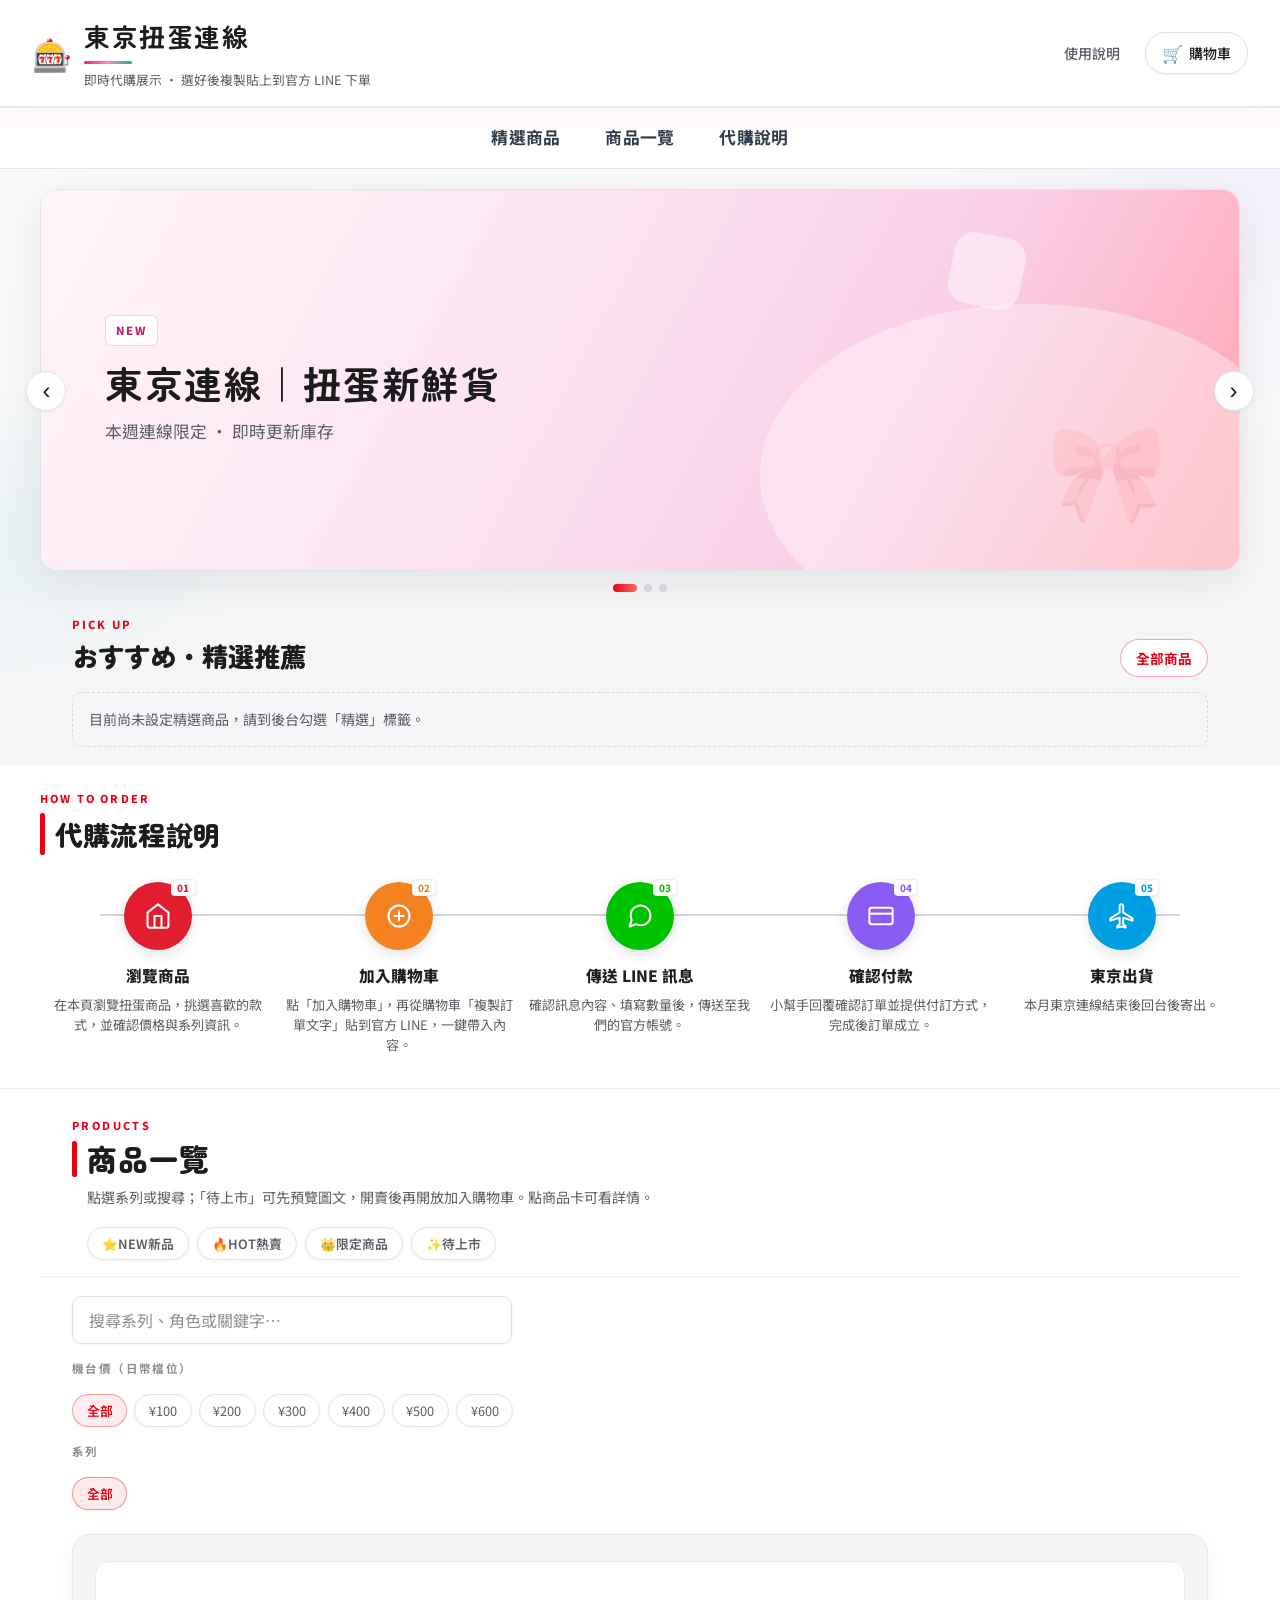
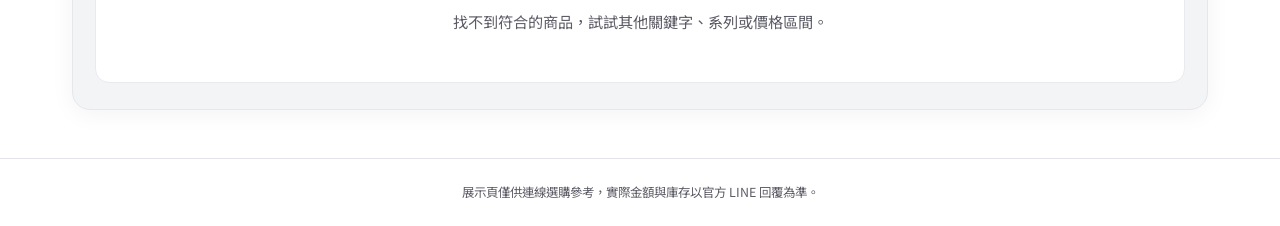
<file: index.html>
<!DOCTYPE html>
<html lang="zh-Hant">
<head>
  <meta charset="UTF-8" />
  <meta name="viewport" content="width=device-width, initial-scale=1.0" />
  <title>東京扭蛋連線｜代購展示</title>
  <link rel="preconnect" href="https://fonts.googleapis.com" />
  <link rel="preconnect" href="https://fonts.gstatic.com" crossorigin />
  <link href="https://fonts.googleapis.com/css2?family=Noto+Sans+TC:wght@400;500;700;900&family=Zen+Maru+Gothic:wght@500;700&display=swap" rel="stylesheet" />
  <link rel="stylesheet" href="css/styles.css" />
</head>
<body>
  <div class="page-bg" aria-hidden="true"></div>

  <header class="site-header">
    <div class="brand" id="brand-reload" role="button" tabindex="0" aria-label="重新整理頁面">
      <span class="brand-icon" aria-hidden="true">🎰</span>
      <div class="brand-text">
        <h1>東京扭蛋連線</h1>
        <p class="tagline">即時代購展示 · 選好後複製貼上到官方 LINE 下單</p>
      </div>
    </div>
    <div class="header-actions">
      <button type="button" class="btn ghost" id="btn-howto" aria-expanded="false" aria-controls="howto-panel">
        使用說明
      </button>
      <button type="button" class="btn cart-toggle" id="btn-cart" aria-expanded="false" aria-controls="cart-panel">
        <span class="cart-icon" aria-hidden="true">🛒</span>
        購物車
        <span class="badge" id="cart-count" hidden>0</span>
      </button>
    </div>
  </header>

  <nav class="quick-nav" aria-label="頁面導覽">
    <a href="#featured-products" class="quick-nav__link">精選商品</a>
    <a href="#product-list" class="quick-nav__link">商品一覽</a>
    <a href="#purchase-guide" class="quick-nav__link">代購說明</a>
  </nav>

  <div class="howto" id="howto-panel" hidden>
    <ol>
      <li>瀏覽扭蛋卡並點開詳情；「待上市」僅預覽，可連線選購款可點「加入購物車」。</li>
      <li>右上角開啟購物車，確認數量與備註。</li>
      <li>點「複製訂單文字」，貼到官方 LINE 對話框送出即可。</li>
    </ol>
    <div class="howto-callout howto-callout--shipping" role="note" aria-label="出貨說明">
      <span class="howto-callout__icon" aria-hidden="true">📦</span>
      <div class="howto-callout__body">
        <strong class="howto-callout__title">出貨說明</strong>
        <p class="howto-callout__text">
          本次東京連線為獨立出貨訂單，恕不與其他預購商品合併寄送。將於連線結束後統一整理並依序出貨，敬請理解。
        </p>
      </div>
    </div>
    <div class="howto-callout" role="note" aria-label="商品規格與瑕疵說明">
      <span class="howto-callout__icon" aria-hidden="true">🥚</span>
      <div class="howto-callout__body">
        <strong class="howto-callout__title">商品規格與瑕疵說明</strong>
        <p class="howto-callout__text">扭蛋商品為隨機出貨，恕無法挑選款式；內容物尺寸因款式不同略有差異，實際規格以原廠為準。商品可能存在原廠製程之細微瑕疵，恕不列為退換貨標準。</p>
      </div>
    </div>
  </div>

  <section class="hero-carousel" aria-roledescription="輪播" aria-label="主打活動">
    <div class="hero-inner">
      <div class="hero-viewport" id="hero-viewport">
        <div class="hero-track" id="hero-track" role="list"></div>
      </div>
      <button type="button" class="hero-nav hero-prev" id="hero-prev" aria-label="上一張">
        <span aria-hidden="true">‹</span>
      </button>
      <button type="button" class="hero-nav hero-next" id="hero-next" aria-label="下一張">
        <span aria-hidden="true">›</span>
      </button>
      <div class="hero-dots" id="hero-dots" role="tablist" aria-label="選擇輪播頁"></div>
    </div>
  </section>

  <section class="featured-picks" id="featured-products" aria-labelledby="featured-picks-title">
    <div class="featured-picks__head">
      <div class="featured-picks__title-wrap">
        <p class="featured-picks__eyebrow">PICK UP</p>
        <h2 id="featured-picks-title" class="featured-picks__title">おすすめ・精選推薦</h2>
      </div>
      <button type="button" class="featured-picks__all-btn" id="btn-view-all-products">全部商品</button>
    </div>
    <div class="featured-picks__grid" id="featured-picks-grid" aria-live="polite"></div>
  </section>

  <section class="order-flow" id="purchase-guide" aria-labelledby="order-flow-title">
    <div class="order-flow__inner">
      <header class="order-flow__head">
        <p class="order-flow__eyebrow">HOW TO ORDER</p>
        <div class="order-flow__title-row">
          <span class="order-flow__bar" aria-hidden="true"></span>
          <h2 id="order-flow-title" class="order-flow__title">代購流程說明</h2>
        </div>
      </header>
      <ol class="order-flow__steps">
        <li class="order-flow__step" style="--step-color: #e11d2e">
          <div class="order-flow__node" aria-hidden="true">
            <span class="order-flow__num">01</span>
            <svg class="order-flow__icon" width="28" height="28" viewBox="0 0 24 24" fill="none" stroke="currentColor" stroke-width="1.75" stroke-linecap="round" stroke-linejoin="round">
              <path d="M3 9l9-7 9 7v11a2 2 0 01-2 2H5a2 2 0 01-2-2z" />
              <path d="M9 22V12h6v10" />
            </svg>
          </div>
          <div class="order-flow__body">
            <h3 class="order-flow__step-title">瀏覽商品</h3>
            <p class="order-flow__step-desc">在本頁瀏覽扭蛋商品，挑選喜歡的款式，並確認價格與系列資訊。</p>
          </div>
        </li>
        <li class="order-flow__step" style="--step-color: #f58220">
          <div class="order-flow__node" aria-hidden="true">
            <span class="order-flow__num">02</span>
            <svg class="order-flow__icon" width="28" height="28" viewBox="0 0 24 24" fill="none" stroke="currentColor" stroke-width="1.75">
              <circle cx="12" cy="12" r="9" />
              <path d="M12 8v8M8 12h8" stroke-linecap="round" />
            </svg>
          </div>
          <div class="order-flow__body">
            <h3 class="order-flow__step-title">加入購物車</h3>
            <p class="order-flow__step-desc">點「加入購物車」，再從購物車「複製訂單文字」貼到官方 LINE，一鍵帶入內容。</p>
          </div>
        </li>
        <li class="order-flow__step" style="--step-color: #00c300">
          <div class="order-flow__node" aria-hidden="true">
            <span class="order-flow__num">03</span>
            <svg class="order-flow__icon" width="28" height="28" viewBox="0 0 24 24" fill="none" stroke="currentColor" stroke-width="1.75" stroke-linejoin="round">
              <path d="M21 11.5a8.38 8.38 0 01-.9 3.8 8.5 8.5 0 01-7.6 4.7 8.38 8.38 0 01-3.8-.9L3 21l1.9-5.7a8.38 8.38 0 01-.9-3.8 8.5 8.5 0 014.7-7.6 8.38 8.38 0 013.8-.9h.5a8.48 8.48 0 018 8.5z" />
            </svg>
          </div>
          <div class="order-flow__body">
            <h3 class="order-flow__step-title">傳送 LINE 訊息</h3>
            <p class="order-flow__step-desc">確認訊息內容、填寫數量後，傳送至我們的官方帳號。</p>
          </div>
        </li>
        <li class="order-flow__step" style="--step-color: #8a5cf5">
          <div class="order-flow__node" aria-hidden="true">
            <span class="order-flow__num">04</span>
            <svg class="order-flow__icon" width="28" height="28" viewBox="0 0 24 24" fill="none" stroke="currentColor" stroke-width="1.75" stroke-linejoin="round">
              <rect x="2" y="5" width="20" height="14" rx="2" />
              <path d="M2 10h20" />
            </svg>
          </div>
          <div class="order-flow__body">
            <h3 class="order-flow__step-title">確認付款</h3>
            <p class="order-flow__step-desc">小幫手回覆確認訂單並提供付訂方式，完成後訂單成立。</p>
          </div>
        </li>
        <li class="order-flow__step" style="--step-color: #009fe3">
          <div class="order-flow__node" aria-hidden="true">
            <span class="order-flow__num">05</span>
            <svg class="order-flow__icon" width="28" height="28" viewBox="0 0 24 24" fill="none" stroke="currentColor" stroke-width="1.65" stroke-linejoin="round">
              <path d="M21 16v-2l-8-5V3.5c0-.83-.67-1.5-1.5-1.5S10 2.67 10 3.5V9l-8 5v2l8-2.5V19l-2 1.5V22l3.5-1 3.5 1v-1.5L13 19v-5.5l8 2.5z" />
            </svg>
          </div>
          <div class="order-flow__body">
            <h3 class="order-flow__step-title">東京出貨</h3>
            <p class="order-flow__step-desc">本月東京連線結束後回台後寄出。</p>
          </div>
        </li>
      </ol>
    </div>
  </section>

  <main class="catalog-main">
    <section class="catalog-head" id="product-list">
      <p class="catalog-head__eyebrow">PRODUCTS</p>
      <div class="catalog-head__title-row">
        <span class="catalog-head__bar" aria-hidden="true"></span>
        <h2 class="catalog-head__title">商品一覽</h2>
      </div>
      <p class="catalog-head__desc">
        點選系列或搜尋；「待上市」可先預覽圖文，開賣後再開放加入購物車。點商品卡可看詳情。
      </p>
      <div class="spotlight-filters" id="spotlight-filters" role="group" aria-label="標籤篩選"></div>
    </section>

    <section class="toolbar" aria-label="篩選">
      <div class="search-wrap">
        <label for="search" class="visually-hidden">搜尋商品</label>
        <input type="search" id="search" class="search-input" placeholder="搜尋系列、角色或關鍵字…" autocomplete="off" />
      </div>
      <p class="toolbar-label">機台價（日幣檔位）</p>
      <div class="filters filters--price" id="price-filters" role="group" aria-label="機台價（日幣檔位）"></div>
      <p class="toolbar-label">系列</p>
      <div class="filters" id="series-filters"></div>
    </section>

    <section class="products" id="products-section" aria-label="扭蛋商品">
      <div class="products-frame">
        <div class="products-grid" id="products-grid"></div>
        <nav class="products-pagination" id="products-pagination" aria-label="商品分頁" hidden></nav>
      </div>
    </section>
  </main>

  <div class="product-modal" id="product-modal" hidden>
    <div class="product-modal-backdrop" id="product-modal-backdrop" tabindex="-1"></div>
    <div
      class="product-modal-dialog"
      role="dialog"
      aria-modal="true"
      aria-labelledby="product-modal-title"
      id="product-modal-dialog"
    >
      <button type="button" class="product-modal-close btn icon-only" id="product-modal-close" aria-label="關閉詳情">
        ✕
      </button>
      <div class="product-modal-layout">
        <div class="product-modal-gallery-col">
          <div class="product-modal-figure" id="product-modal-figure" aria-live="polite"></div>
          <div class="product-modal-thumbs-wrap" id="product-modal-thumbs-wrap" hidden>
            <div class="product-modal-thumbs" id="product-modal-thumbs" role="tablist" aria-label="商品圖片"></div>
          </div>
        </div>
        <div class="product-modal-info">
          <p class="product-modal-series" id="product-modal-series"></p>
          <div class="product-modal-labels" id="product-modal-labels" hidden></div>
          <h2 id="product-modal-title" class="product-modal-title"></h2>
          <p class="product-modal-price" id="product-modal-price"></p>
          <p class="product-modal-soon" id="product-modal-soon" hidden></p>
          <p class="product-modal-capsule" id="product-modal-capsule"></p>
          <p class="product-modal-purchase" id="product-modal-purchase" hidden></p>
          <div class="product-modal-desc" id="product-modal-desc"></div>
          <h3 class="product-modal-specs-heading">尺寸與規格</h3>
          <table class="product-modal-specs" id="product-modal-specs">
            <tbody></tbody>
          </table>
          <div class="product-modal-actions">
            <button type="button" class="btn primary" id="product-modal-add">加入購物車</button>
          </div>
        </div>
      </div>
    </div>
  </div>

  <aside class="cart-panel" id="cart-panel" hidden aria-label="購物車">
    <div class="cart-backdrop" id="cart-backdrop" tabindex="-1"></div>
    <div class="cart-sheet" role="dialog" aria-modal="true" aria-labelledby="cart-title">
      <div class="cart-head">
        <h2 id="cart-title">購物車</h2>
        <button type="button" class="btn icon-only" id="btn-close-cart" aria-label="關閉購物車">✕</button>
      </div>
      <div class="cart-body">
        <ul class="cart-list" id="cart-list"></ul>
        <p class="cart-empty" id="cart-empty">尚無商品，先去挑幾顆扭蛋吧！</p>
      </div>
      <div class="cart-foot">
        <label for="note" class="note-label">備註（選填）</label>
        <textarea id="note" class="note-input" rows="2" placeholder="例如：顏色偏好、取貨方式、暱稱…"></textarea>
        <div class="cart-summary">
          <span>小計</span>
          <strong id="cart-subtotal">NT$ 0</strong>
        </div>
        <button type="button" class="btn primary block" id="btn-copy">
          複製訂單文字（貼到 LINE）
        </button>
        <p class="copy-hint" id="copy-feedback" role="status" aria-live="polite"></p>
      </div>
    </div>
  </aside>

  <footer class="site-footer">
    <p>展示頁僅供連線選購參考，實際金額與庫存以官方 LINE 回覆為準。</p>
  </footer>

  <script src="js/data.js"></script>
  <script src="js/app.js"></script>
</body>
</html>
</file>
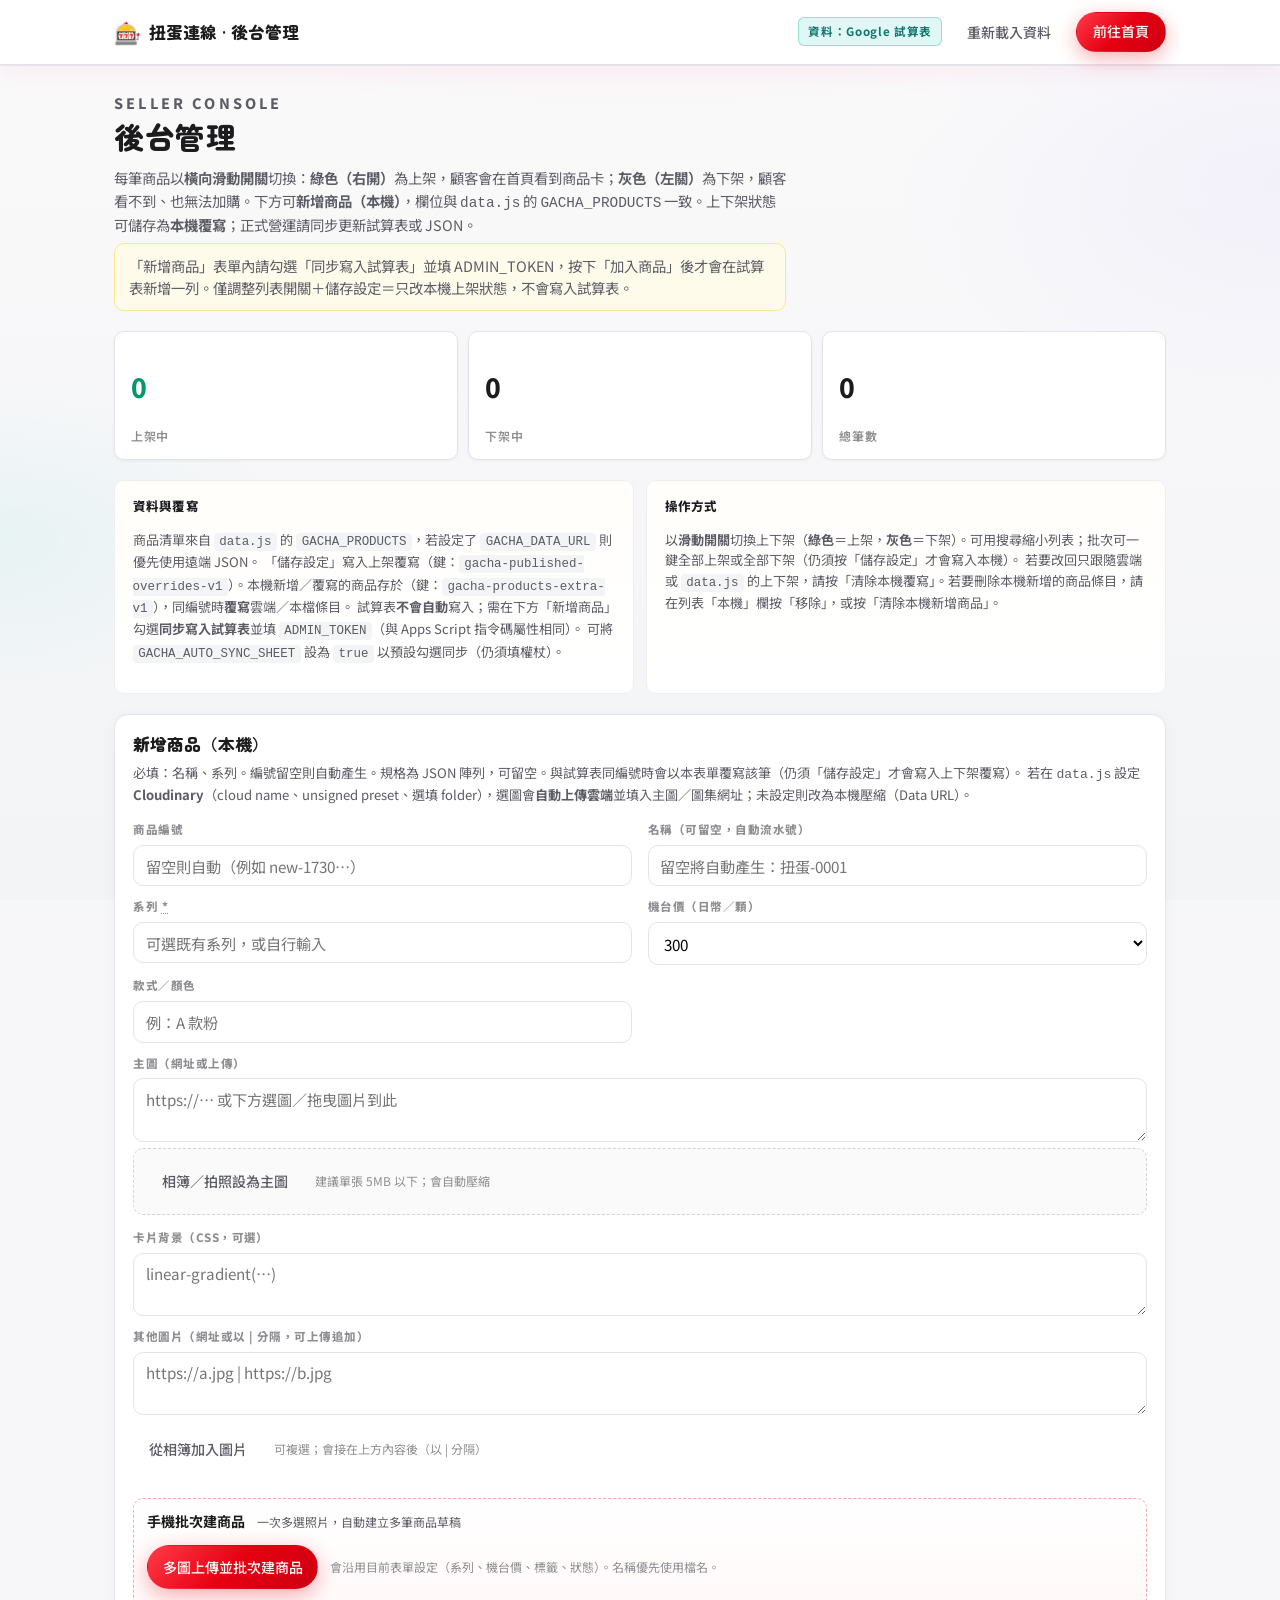
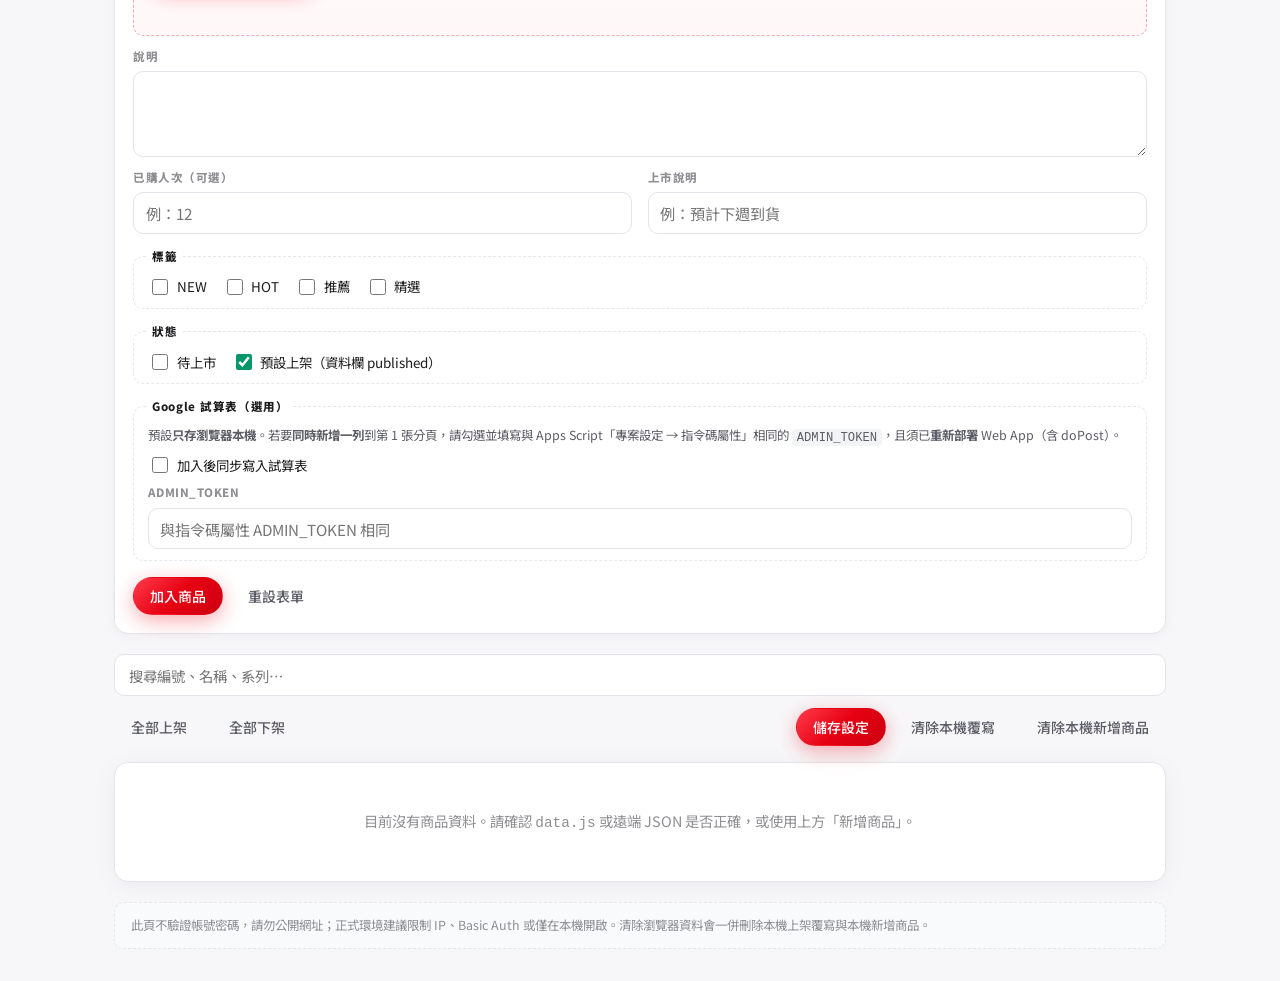
<file: admin.html>
<!DOCTYPE html>
<html lang="zh-Hant">
<head>
  <meta charset="UTF-8" />
  <meta name="viewport" content="width=device-width, initial-scale=1.0" />
  <meta name="robots" content="noindex, nofollow" />
  <title>後台管理｜扭蛋連線</title>
  <link rel="preconnect" href="https://fonts.googleapis.com" />
  <link rel="preconnect" href="https://fonts.gstatic.com" crossorigin />
  <link href="https://fonts.googleapis.com/css2?family=Noto+Sans+TC:wght@400;500;700;900&family=Zen+Maru+Gothic:wght@500;700&display=swap" rel="stylesheet" />
  <link rel="stylesheet" href="css/styles.css" />
  <link rel="stylesheet" href="css/admin.css" />
</head>
<body class="admin-body">
  <a class="admin-skip" href="#admin-main">略過導覽至主要內容</a>
  <div class="page-bg" aria-hidden="true"></div>

  <header class="admin-header">
    <div class="admin-header__inner">
      <a class="admin-brand" href="index.html">
        <span class="admin-brand__icon" aria-hidden="true">🎰</span>
        <span>扭蛋連線 · 後台管理</span>
      </a>
      <div class="admin-header__actions">
        <span class="admin-badge" id="admin-data-source" title="商品資料來源">載入中…</span>
        <button type="button" class="btn ghost" id="admin-reload">重新載入資料</button>
        <a class="btn primary" href="index.html">前往首頁</a>
      </div>
    </div>
  </header>

  <main class="admin-main" id="admin-main">
    <section class="admin-hero" aria-labelledby="admin-title">
      <p class="admin-hero__eyebrow">SELLER CONSOLE</p>
      <h1 id="admin-title">後台管理</h1>
      <p>每筆商品以<strong>橫向滑動開關</strong>切換：<strong>綠色（右開）</strong>為上架，顧客會在首頁看到商品卡；<strong>灰色（左關）</strong>為下架，顧客看不到、也無法加購。下方可<strong>新增商品（本機）</strong>，欄位與 <code>data.js</code> 的 <code>GACHA_PRODUCTS</code> 一致。上下架狀態可儲存為<strong>本機覆寫</strong>；正式營運請同步更新試算表或 JSON。</p>
      <p class="admin-sync-note" id="admin-sheet-sync-note" role="status"></p>
    </section>

    <section class="admin-stats" aria-label="上架統計">
      <div class="admin-stat admin-stat--accent">
        <p class="admin-stat__val" id="stat-on">0</p>
        <p class="admin-stat__label">上架中</p>
      </div>
      <div class="admin-stat">
        <p class="admin-stat__val" id="stat-off">0</p>
        <p class="admin-stat__label">下架中</p>
      </div>
      <div class="admin-stat">
        <p class="admin-stat__val" id="stat-total">0</p>
        <p class="admin-stat__label">總筆數</p>
      </div>
    </section>

    <div class="admin-panels">
      <section class="admin-panel" aria-labelledby="panel-src">
        <h2 id="panel-src">資料與覆寫</h2>
        <p>
          商品清單來自 <code>data.js</code> 的 <code>GACHA_PRODUCTS</code>，若設定了 <code>GACHA_DATA_URL</code> 則優先使用遠端 JSON。
          「儲存設定」寫入上架覆寫（鍵：<code id="admin-key-hint"></code>）。本機新增／覆寫的商品存於（鍵：<code id="admin-extra-key-hint"></code>），同編號時<strong>覆寫</strong>雲端／本檔條目。
          試算表<strong>不會自動</strong>寫入；需在下方「新增商品」勾選<strong>同步寫入試算表</strong>並填 <code>ADMIN_TOKEN</code>（與 Apps Script 指令碼屬性相同）。
          可將 <code>GACHA_AUTO_SYNC_SHEET</code> 設為 <code>true</code> 以預設勾選同步（仍須填權杖）。
        </p>
      </section>
      <section class="admin-panel" aria-labelledby="panel-how">
        <h2 id="panel-how">操作方式</h2>
        <p>
          以<strong>滑動開關</strong>切換上下架（<strong>綠色</strong>＝上架，<strong>灰色</strong>＝下架）。可用搜尋縮小列表；批次可一鍵全部上架或全部下架（仍須按「儲存設定」才會寫入本機）。
          若要改回只跟隨雲端或 <code>data.js</code> 的上下架，請按「清除本機覆寫」。若要刪除本機新增的商品條目，請在列表「本機」欄按「移除」，或按「清除本機新增商品」。
        </p>
      </section>
    </div>

    <section class="admin-form-card" aria-labelledby="admin-add-title">
      <h2 id="admin-add-title" class="admin-form-card__title">新增商品（本機）</h2>
      <p class="admin-form-card__hint">
        必填：名稱、系列。編號留空則自動產生。規格為 JSON 陣列，可留空。與試算表同編號時會以本表單覆寫該筆（仍須「儲存設定」才會寫入上下架覆寫）。
        若在 <code>data.js</code> 設定 <strong>Cloudinary</strong>（cloud name、unsigned preset、選填 folder），選圖會<strong>自動上傳雲端</strong>並填入主圖／圖集網址；未設定則改為本機壓縮（Data URL）。
      </p>
      <form id="admin-add-form" class="admin-form" novalidate>
        <div class="admin-form__grid">
          <label class="admin-field">
            <span class="admin-field__label">商品編號</span>
            <input type="text" id="admin-field-id" name="id" autocomplete="off" placeholder="留空則自動（例如 new-1730…）" />
          </label>
          <label class="admin-field">
            <span class="admin-field__label">名稱（可留空，自動流水號）</span>
            <input type="text" id="admin-field-name" name="name" autocomplete="off" placeholder="留空將自動產生：扭蛋-0001" />
          </label>
          <label class="admin-field">
            <span class="admin-field__label">系列 <abbr title="必填">*</abbr></span>
            <input
              type="text"
              id="admin-field-series"
              name="series"
              required
              autocomplete="off"
              list="admin-series-options"
              placeholder="可選既有系列，或自行輸入"
            />
            <datalist id="admin-series-options"></datalist>
          </label>
          <label class="admin-field">
            <span class="admin-field__label">機台價（日幣／顆）</span>
            <select id="admin-field-jpy" name="jpy">
              <option value="100">100</option>
              <option value="200">200</option>
              <option value="300" selected>300</option>
              <option value="400">400</option>
              <option value="500">500</option>
              <option value="600">600</option>
            </select>
          </label>
          <label class="admin-field">
            <span class="admin-field__label">款式／顏色</span>
            <input type="text" id="admin-field-capsule" name="capsule" autocomplete="off" placeholder="例：A 款粉" />
          </label>
          <label class="admin-field admin-field--full">
            <span class="admin-field__label">主圖（網址或上傳）</span>
            <textarea id="admin-field-image" name="image" rows="2" spellcheck="false" placeholder="https://… 或下方選圖／拖曳圖片到此"></textarea>
          </label>
          <div class="admin-field admin-field--full admin-drop" id="admin-drop-main" aria-label="主圖拖曳區">
            <input type="file" id="admin-file-main" class="visually-hidden" accept="image/*" tabindex="-1" />
            <div class="admin-upload-row">
              <button type="button" class="btn ghost admin-btn-upload" id="admin-btn-pick-main">相簿／拍照設為主圖</button>
              <span class="admin-upload-hint">建議單張 5MB 以下；會自動壓縮</span>
            </div>
            <div class="admin-image-preview" id="admin-image-preview" hidden>
              <img id="admin-image-preview-img" alt="主圖預覽" width="120" height="120" decoding="async" />
            </div>
          </div>
          <label class="admin-field admin-field--full">
            <span class="admin-field__label">卡片背景（CSS，可選）</span>
            <textarea id="admin-field-accent" name="accent" rows="2" placeholder="linear-gradient(…)" spellcheck="false"></textarea>
          </label>
          <label class="admin-field admin-field--full">
            <span class="admin-field__label">其他圖片（網址或以 | 分隔，可上傳追加）</span>
            <textarea id="admin-field-gallery" name="gallery" rows="2" spellcheck="false" placeholder="https://a.jpg | https://b.jpg"></textarea>
          </label>
          <div class="admin-field admin-field--full">
            <input type="file" id="admin-file-gallery" class="visually-hidden" accept="image/*" multiple tabindex="-1" />
            <div class="admin-upload-row">
              <button type="button" class="btn ghost admin-btn-upload" id="admin-btn-pick-gallery">從相簿加入圖片</button>
              <span class="admin-upload-hint">可複選；會接在上方內容後（以 | 分隔）</span>
            </div>
            <div class="admin-gallery-preview" id="admin-gallery-preview" hidden aria-live="polite"></div>
          </div>
          <div class="admin-field admin-field--full admin-batch-card" aria-labelledby="admin-batch-title">
            <div class="admin-batch-card__head">
              <strong id="admin-batch-title" class="admin-batch-card__title">手機批次建商品</strong>
              <span class="admin-batch-card__hint">一次多選照片，自動建立多筆商品草稿</span>
            </div>
            <input type="file" id="admin-file-batch-products" class="visually-hidden" accept="image/*" multiple tabindex="-1" />
            <div class="admin-upload-row">
              <button type="button" class="btn primary admin-btn-upload" id="admin-btn-batch-products">多圖上傳並批次建商品</button>
              <span class="admin-upload-hint">會沿用目前表單設定（系列、機台價、標籤、狀態）。名稱優先使用檔名。</span>
            </div>
            <p class="admin-batch-card__status" id="admin-batch-status" aria-live="polite"></p>
          </div>
          <label class="admin-field admin-field--full">
            <span class="admin-field__label">說明</span>
            <textarea id="admin-field-description" name="description" rows="3"></textarea>
          </label>
          <label class="admin-field">
            <span class="admin-field__label">已購人次（可選）</span>
            <input type="number" id="admin-field-purchaseCount" name="purchaseCount" min="0" step="1" placeholder="例：12" />
          </label>
          <label class="admin-field">
            <span class="admin-field__label">上市說明</span>
            <input type="text" id="admin-field-launchNote" name="launchNote" placeholder="例：預計下週到貨" />
          </label>
        </div>
        <fieldset class="admin-form__fieldset">
          <legend class="admin-form__legend">標籤</legend>
          <label class="admin-check"><input type="checkbox" id="admin-label-new" name="labelNew" /> NEW</label>
          <label class="admin-check"><input type="checkbox" id="admin-label-hot" name="labelHot" /> HOT</label>
          <label class="admin-check"><input type="checkbox" id="admin-label-recommend" name="labelRecommend" /> 推薦</label>
          <label class="admin-check"><input type="checkbox" id="admin-label-featured" name="labelFeatured" /> 精選</label>
        </fieldset>
        <fieldset class="admin-form__fieldset">
          <legend class="admin-form__legend">狀態</legend>
          <label class="admin-check"><input type="checkbox" id="admin-field-comingSoon" name="comingSoon" /> 待上市</label>
          <label class="admin-check"><input type="checkbox" id="admin-field-published" name="published" checked /> 預設上架（資料欄 published）</label>
        </fieldset>
        <fieldset class="admin-form__fieldset admin-form__fieldset--sheet" aria-labelledby="admin-sheet-legend">
          <legend class="admin-form__legend" id="admin-sheet-legend">Google 試算表（選用）</legend>
          <p class="admin-sheet-hint">
            預設<strong>只存瀏覽器本機</strong>。若要<strong>同時新增一列</strong>到第 1 張分頁，請勾選並填寫與 Apps Script「專案設定 → 指令碼屬性」相同的 <code>ADMIN_TOKEN</code>，且須已<strong>重新部署</strong> Web App（含 doPost）。
          </p>
          <label class="admin-check">
            <input type="checkbox" id="admin-sync-sheet" name="syncSheet" /> 加入後同步寫入試算表
          </label>
          <label class="admin-field admin-field--full">
            <span class="admin-field__label">ADMIN_TOKEN</span>
            <input
              type="password"
              id="admin-sheet-token"
              name="sheetToken"
              autocomplete="off"
              placeholder="與指令碼屬性 ADMIN_TOKEN 相同"
            />
          </label>
        </fieldset>
        <div class="admin-form__actions">
          <button type="submit" class="btn primary" id="admin-add-submit">加入商品</button>
          <button type="reset" class="btn ghost" id="admin-add-reset">重設表單</button>
        </div>
      </form>
    </section>

    <section class="admin-toolbar" aria-label="工具列">
      <div class="admin-toolbar__row">
        <div class="admin-search">
          <label for="admin-search" class="visually-hidden">搜尋商品</label>
          <input type="search" id="admin-search" placeholder="搜尋編號、名稱、系列…" autocomplete="off" />
        </div>
      </div>
      <div class="admin-toolbar__row">
        <button type="button" class="btn ghost" id="admin-bulk-on">全部上架</button>
        <button type="button" class="btn ghost" id="admin-bulk-off">全部下架</button>
        <span class="admin-toolbar__spacer" aria-hidden="true"></span>
        <button type="button" class="btn primary" id="admin-save">儲存設定</button>
        <button type="button" class="btn ghost" id="admin-clear">清除本機覆寫</button>
        <button type="button" class="btn ghost" id="admin-clear-extras">清除本機新增商品</button>
      </div>
    </section>

    <section class="admin-table-card" aria-labelledby="admin-table-title">
      <h2 id="admin-table-title" class="visually-hidden">商品列表</h2>
      <div id="admin-table-host">
        <p class="admin-loading" id="admin-loading">正在載入商品…</p>
      </div>
    </section>

    <p class="admin-footer-note">
      此頁不驗證帳號密碼，請勿公開網址；正式環境建議限制 IP、Basic Auth 或僅在本機開啟。清除瀏覽器資料會一併刪除本機上架覆寫與本機新增商品。
    </p>
    <div id="admin-feedback" role="status" aria-live="polite"></div>
  </main>

  <script src="js/data.js"></script>
  <script src="js/admin.js"></script>
</body>
</html>
</file>
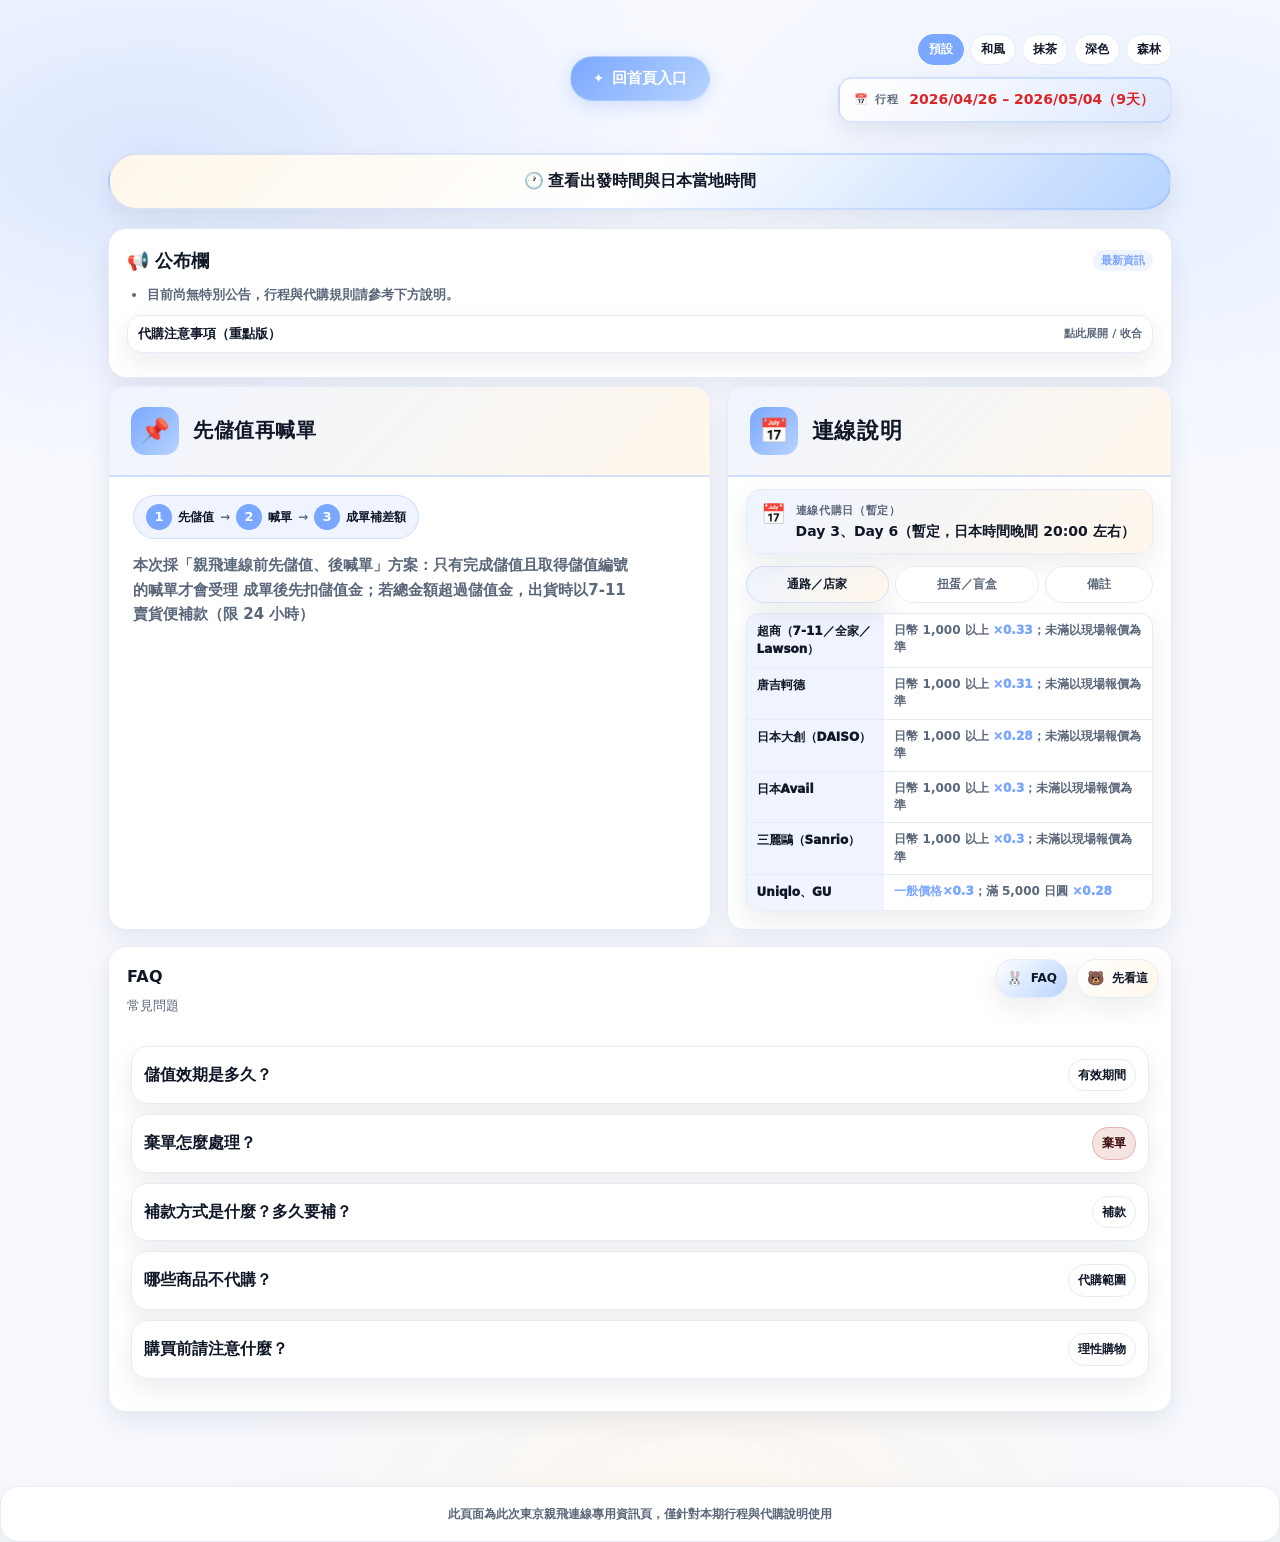
<file: main.html>
<!doctype html>
<html lang="zh-Hant-TW" data-theme="default">
<head>
  <meta charset="utf-8" />
  <meta name="viewport" content="width=device-width,initial-scale=1" />
  <title>MAARU 日本萌GO｜連線代購預告</title>
  <meta name="description" content="行前公開行程表與連線代購品項預告，提供預估代購價、儲值規則與注意事項" />
  <style>
    :root{
      --bg:#f7f9ff;
      --card:#ffffff;
      --muted:#5b677a;
      --text:#101828;
      --line:#e6ebf5;

      --accent:#7aa7ff;
      --accent2:#b7d4ff;
      --cream:#fff7ea;
      --shadow: 0 10px 26px rgba(16,24,40,.08);
      --radius: 18px;

      --good:#1f8a65;
      --warn:#b7791f;
      --bad:#b42318;

      --focus: 0 0 0 4px rgba(122,167,255,.22);
      --accent-bg: rgba(122,167,255,.12);
      --accent-border: rgba(122,167,255,.28);
      --toast-bg: #101828;
      --toast-text: #fff;
      --trip-date: #dc2626;
    }
    /* 主題：和風（和紙・紺・暖米） */
    html[data-theme="wafu"]{
      --bg:#f5f2eb;
      --card:#faf8f3;
      --muted:#5c5348;
      --text:#2a2520;
      --line:#e0d9cf;
      --accent:#3d5a80;
      --accent2:#6b8cb0;
      --cream:#f0ebe3;
      --shadow: 0 10px 26px rgba(45,40,32,.08);
      --focus: 0 0 0 4px rgba(61,90,128,.22);
      --accent-bg: rgba(61,90,128,.12);
      --accent-border: rgba(61,90,128,.28);
      --toast-bg: #2a2520;
      --toast-text: #faf8f3;
      --trip-date: #3d5a80;
    }
    html[data-theme="wafu"] body{
      background:
        radial-gradient(900px 520px at 12% 10%, rgba(61,90,128,.12), transparent 60%),
        radial-gradient(850px 520px at 90% 12%, rgba(220,210,195,.5), transparent 55%),
        radial-gradient(900px 650px at 55% 100%, rgba(248,245,238,.9), transparent 55%),
        var(--bg);
    }
    html[data-theme="wafu"] .logo{
      background: linear-gradient(135deg, rgba(61,90,128,.92), rgba(107,140,176,.9));
    }
    /* 主題：抹茶（茶色・奶白） */
    html[data-theme="matcha"]{
      --bg:#f2f5ef;
      --card:#fafbf8;
      --muted:#5a6048;
      --text:#252a20;
      --line:#d4ddce;
      --accent:#6b7d5a;
      --accent2:#8fa87a;
      --cream:#f0f3ec;
      --shadow: 0 10px 26px rgba(32,40,28,.07);
      --focus: 0 0 0 4px rgba(107,125,90,.22);
      --accent-bg: rgba(107,125,90,.12);
      --accent-border: rgba(107,125,90,.28);
      --toast-bg: #252a20;
      --toast-text: #fafbf8;
      --trip-date: #6b7d5a;
    }
    html[data-theme="matcha"] body{
      background:
        radial-gradient(900px 520px at 12% 10%, rgba(107,125,90,.1), transparent 60%),
        radial-gradient(850px 520px at 90% 12%, rgba(197,212,196,.35), transparent 55%),
        radial-gradient(900px 650px at 55% 100%, rgba(250,251,248,.9), transparent 55%),
        var(--bg);
    }
    html[data-theme="matcha"] .logo{
      background: linear-gradient(135deg, rgba(107,125,90,.9), rgba(143,168,122,.9));
    }
    /* 主題：深色 */
    html[data-theme="dark"]{
      --bg:#1a1d24;
      --card:#252932;
      --muted:#9ca3b4;
      --text:#e8eaef;
      --line:#3a3f4b;
      --accent:#6b9fff;
      --accent2:#4a7ae8;
      --cream:#2a2e38;
      --shadow: 0 10px 26px rgba(0,0,0,.35);
      --focus: 0 0 0 4px rgba(107,159,255,.3);
      --accent-bg: rgba(107,159,255,.14);
      --accent-border: rgba(107,159,255,.35);
      --toast-bg: #e8eaef;
      --toast-text: #1a1d24;
      --trip-date: #93c5fd;
    }
    html[data-theme="dark"] body{
      background:
        radial-gradient(900px 520px at 12% 10%, rgba(107,159,255,.15), transparent 60%),
        radial-gradient(850px 520px at 90% 12%, rgba(74,122,232,.12), transparent 55%),
        var(--bg);
    }
    html[data-theme="dark"] .logo{
      background: linear-gradient(135deg, rgba(107,159,255,.9), rgba(74,122,232,.9));
    }
    html[data-theme="dark"] .pill-trip{
      background: rgba(107,159,255,.18);
      border-color: rgba(107,159,255,.4);
    }
    html[data-theme="dark"] .pill-trip .trip-label,
    html[data-theme="dark"] .pill-trip .trip-dates{ color: #fff; }
    html[data-theme="dark"] .badge-mini.badge-abandon{
      color: #fff;
      background: rgba(220,38,38,.35);
      border-color: rgba(220,38,38,.6);
      font-weight: 800;
      -webkit-font-smoothing: antialiased;
    }
    /* 主題：森林 */
    html[data-theme="forest"]{
      --bg:#f0f7f0;
      --card:#fafdfa;
      --muted:#4a5c4a;
      --text:#0f1a0f;
      --line:#c8e0c8;
      --accent:#2d8a4e;
      --accent2:#6bb87a;
      --cream:#f5faf5;
      --shadow: 0 10px 26px rgba(16,40,24,.08);
      --focus: 0 0 0 4px rgba(45,138,78,.22);
      --accent-bg: rgba(45,138,78,.12);
      --accent-border: rgba(45,138,78,.28);
      --toast-bg: #0f1a0f;
      --toast-text: #f0f7f0;
      --trip-date: #2d8a4e;
    }
    html[data-theme="forest"] body{
      background:
        radial-gradient(900px 520px at 12% 10%, rgba(45,138,78,.15), transparent 60%),
        radial-gradient(850px 520px at 90% 12%, rgba(107,184,122,.2), transparent 55%),
        radial-gradient(900px 650px at 55% 100%, rgba(245,250,245,.85), transparent 55%),
        var(--bg);
    }
    *{box-sizing:border-box}
    body{
      margin:0;
      font-family: ui-sans-serif, system-ui, -apple-system, "Segoe UI", Arial, "Noto Sans TC", "PingFang TC", "Microsoft JhengHei", sans-serif;
      color:var(--text);
      background:
        radial-gradient(900px 520px at 12% 10%, rgba(122,167,255,.22), transparent 60%),
        radial-gradient(850px 520px at 90% 12%, rgba(183,212,255,.25), transparent 55%),
        radial-gradient(900px 650px at 55% 100%, rgba(255,247,234,.80), transparent 55%),
        var(--bg);
      line-height:1.55;
    }
    a{color:inherit; text-decoration:none}
    .wrap{max-width:1100px; margin:0 auto; padding:24px 18px 56px}
    .topbar{display:flex; align-items:center; justify-content:space-between; gap:14px; padding:10px 0 18px;}
    .brand{display:flex; align-items:center; gap:12px;}
    .brand-link{
      display:inline-flex; align-items:center; gap:12px;
      padding:8px 12px 8px 8px; margin:-8px 0 -8px -12px; margin-left:14px;
      border-radius:16px;
      background: rgba(255,255,255,.35);
      backdrop-filter: blur(12px);
      -webkit-backdrop-filter: blur(12px);
      border:1px solid rgba(255,255,255,.5);
      box-shadow: 0 4px 20px rgba(0,0,0,.06);
      text-decoration:none; color:inherit;
      transition: transform .25s ease, box-shadow .25s ease, background .25s ease;
    }
    .brand-link:hover{
      transform: scale(1.03) translateY(-1px);
      box-shadow: 0 8px 24px rgba(0,0,0,.1);
      background: rgba(255,255,255,.5);
    }
    html[data-theme="dark"] .brand-link{
      background: rgba(37,41,50,.5);
      border-color: rgba(255,255,255,.12);
      box-shadow: 0 4px 20px rgba(0,0,0,.2);
    }
    html[data-theme="dark"] .brand-link:hover{
      background: rgba(37,41,50,.75);
      box-shadow: 0 8px 24px rgba(0,0,0,.35);
    }
    .logo{
      width:42px; height:42px; border-radius:14px;
      overflow:hidden;
      flex-shrink:0;
      position:relative;
      background: var(--card);
      border:1px solid var(--line);
      box-shadow: var(--shadow);
    }
    .logo img{
      display:block;
      width:100%;
      height:100%;
      object-fit:cover;
    }
    .brand h1{font-size:15px; margin:0}
    .brand p{margin:2px 0 0; font-size:12px; color:var(--muted)}
    .topbar-left{ flex:1; min-width:0; display:flex; align-items:center; }
    .topbar-center{ display:flex; justify-content:center; flex-shrink:0; }
    .topbar-entry{
      display:inline-flex; align-items:center; gap:8px;
      padding:10px 22px; border-radius:999px;
      background: linear-gradient(135deg, var(--accent), var(--accent2));
      border:1px solid rgba(255,255,255,.28);
      font-size:15px; font-weight:800; color:#fff;
      box-shadow: 0 4px 18px rgba(122,167,255,.32);
      transition: transform .2s ease, box-shadow .2s ease;
    }
    .topbar-entry:hover{
      transform: translateY(-2px);
      box-shadow: 0 8px 26px rgba(122,167,255,.42);
    }
    .topbar-entry::before{ content:"✦ "; font-size:.92em; opacity:.95; }
    .topbar-right{display:flex; align-items:center; justify-content:flex-end; gap:12px; flex-wrap:wrap; flex:1; min-width:0;}
    .theme-switcher{
      display:flex; align-items:center; gap:6px; flex-wrap:wrap;
    }
    .theme-switcher label{font-size:11px; color:var(--muted); margin-right:2px;}
    .theme-switcher button{
      padding:6px 10px; border-radius:999px; border:1px solid var(--line);
      background:var(--card); color:var(--text);
      font-size:12px; font-weight:700; cursor:pointer;
      transition: transform .12s ease, box-shadow .12s ease;
    }
    .theme-switcher button:hover{transform:translateY(-1px); box-shadow: var(--shadow);}
    .theme-switcher button[aria-pressed="true"]{
      background:var(--accent); color:var(--toast-text); border-color:var(--accent);
    }
    .pill{
      display:inline-flex; align-items:center; gap:8px;
      padding:10px 12px; border-radius:999px;
      background:var(--card);
      border:1px solid var(--line);
      box-shadow: var(--shadow);
    }
    .pill b{font-size:12px}
    .pill-trip{
      display:inline-flex; align-items:center; gap:10px;
      padding:10px 16px 10px 14px; border-radius:14px;
      background: linear-gradient(135deg, var(--card) 0%, var(--accent-bg) 100%);
      border:2px solid var(--accent-border);
      box-shadow: var(--shadow);
    }
    .pill-trip .trip-label{
      font-size:11px; font-weight:800; color:var(--muted);
      text-transform:uppercase; letter-spacing:.12em;
      white-space:nowrap;
    }
    .pill-trip .trip-dates{ font-size:14px; font-weight:900; color:var(--trip-date); }
    .pill-trip{ min-width: 0; flex-shrink: 0; }

    .hero{display:grid; grid-template-columns: 1.15fr .85fr; gap:16px; align-items:stretch; margin-top:6px;}
    .card{
      background:var(--card);
      border:1px solid var(--line);
      border-radius: var(--radius);
      box-shadow: var(--shadow);
      overflow:hidden;
      backdrop-filter: blur(10px);
      position:relative;
    }

    .corner{position:absolute; top:12px; right:12px; display:flex; gap:8px; z-index:2;}
    .sticker{
      display:inline-flex; align-items:center; gap:8px;
      padding:8px 10px; border-radius:999px;
      background: var(--card);
      border:1px solid var(--line);
      box-shadow: var(--shadow);
      font-size:12px; font-weight:900; color:var(--text);
      white-space:nowrap;
    }
    .sticker .emo{font-size:14px}
    .sticker.blue{background: linear-gradient(135deg, var(--card), var(--accent2));}
    .sticker.cream{background: linear-gradient(135deg, var(--card), var(--cream));}

    .hero-main{padding:26px 24px 28px;}
    .hero-main .deposit-head{
      margin: -26px -24px 18px -24px;
      border-radius: var(--radius) var(--radius) 0 0;
    }
    .hero-flow{
      display:inline-flex; align-items:center; justify-content:center; gap:6px; flex-wrap:wrap;
      margin:0 0 14px 0; padding:8px 12px; border-radius:999px;
      background: var(--accent-bg); border:1px solid var(--accent-border);
      font-size:12px; font-weight:800; color:var(--text);
    }
    .hero-flow span{ display:inline-flex; align-items:center; gap:6px; }
    .hero-flow .num{ width:26px; height:26px; border-radius:50%; background:var(--accent); color:var(--toast-text); display:inline-flex; align-items:center; justify-content:center; font-size:13px; font-weight:900; }
    .hero-flow .arrow{ color:var(--muted); font-size:12px; }
    .kicker{
      display:inline-flex; gap:8px; align-items:center;
      font-size:13px; color:var(--muted);
      padding:8px 12px; border-radius:999px;
      background: var(--accent-bg);
      border:1px solid var(--accent-border);
    }
    .title{margin:0 0 6px; font-size:26px; line-height:1.35; letter-spacing:.02em; font-weight:900;}
    .title-sub{ display:block; margin-top:4px; font-size:20px; font-weight:800; color:var(--accent); }
    .subtitle{margin:0; max-width:92%; color:var(--muted); font-size:15px; line-height:1.65; font-weight:800;}

    .hero-actions{
      display:flex; gap:10px; flex-wrap:wrap;
      margin-top:18px;
      align-items:center;
      justify-content:center;
    }

    .notice-card{
      margin:18px 0 8px;
      padding:18px 18px 14px;
    }
    .notice-card h2{
      margin:0;
      font-size:18px;
      font-weight:900;
      display:flex;
      align-items:center;
      gap:8px;
    }
    .notice-tag{
      display:inline-flex;
      align-items:center;
      padding:2px 8px;
      border-radius:999px;
      background: var(--accent-bg);
      color:var(--accent);
      font-size:11px;
      font-weight:900;
      margin-left:auto;
    }
    .notice-list{
      margin:10px 0 0;
      padding-left:20px;
      font-size:13px;
      font-weight:800;
      color:var(--muted);
    }
    .notice-list li+li{margin-top:4px;}
    .notice-details{
      margin-top:10px;
      border-radius:14px;
      border:1px solid var(--line);
      background:var(--card);
      padding:8px 10px;
    }
    .notice-details summary{
      list-style:none;
      cursor:pointer;
      font-size:13px;
      font-weight:900;
      color:var(--text);
      display:flex;
      align-items:center;
      justify-content:space-between;
    }
    .notice-details summary::marker{display:none;}
    .notice-details summary span{
      font-size:11px;
      color:var(--muted);
      font-weight:800;
    }
    .notice-body{
      margin-top:6px;
      font-size:13px;
      color:var(--muted);
      font-weight:800;
    }
    .notice-body ul{
      margin:4px 0 0;
      padding-left:18px;
    }
    .btn{
      display:inline-flex; align-items:center; justify-content:center;
      gap:10px; padding:11px 14px;
      border-radius:14px;
      border:1px solid var(--line);
      background:var(--card);
      color:var(--text);
      transition:.18s ease;
      font-weight:900; font-size:14px;
      cursor:pointer;
    }
    .btn:hover{transform: translateY(-1px); border-color: var(--accent-border)}
    .btn.primary{background: linear-gradient(135deg, var(--accent), var(--accent2)); color:var(--toast-text); border-color:var(--accent);}
    .btn.ghost{background: var(--cream);}
    .btn:focus{outline:none; box-shadow: var(--focus);}

    .hero-side{
      padding:18px; display:flex; flex-direction:column; gap:0; font-size: 1.05rem;
    }
    .hero-live-strip{
      display:flex; align-items:flex-start; gap:10px;
      padding:12px 14px; margin-bottom:12px;
      border-radius:14px;
      background: linear-gradient(135deg, var(--accent-bg) 0%, var(--cream) 100%);
      border:1px solid var(--line);
      box-shadow: var(--shadow);
    }
    .hero-live-ico{ font-size:1.25rem; line-height:1.2; flex-shrink:0; }
    .hero-live-label{ font-size:11px; font-weight:900; color:var(--muted); letter-spacing:.06em; text-transform:uppercase; margin-bottom:2px; }
    .hero-live-value{ margin:0; font-size:14px; font-weight:900; color:var(--text); line-height:1.45; }
    .hero-rate-tabs{ position:relative; margin-top:0; }
    .hero-tab-sr{
      position:absolute; width:1px; height:1px; padding:0; margin:-1px;
      overflow:hidden; clip:rect(0,0,0,0); white-space:nowrap; border:0;
    }
    .hero-tab-bar{
      display:flex; flex-wrap:wrap; gap:6px;
      margin-bottom:10px;
    }
    .hero-tab-bar label{
      cursor:pointer;
      padding:8px 12px; border-radius:999px;
      font-size:12px; font-weight:900;
      color:var(--muted);
      background:var(--card);
      border:1px solid var(--line);
      transition: background .15s ease, color .15s ease, border-color .15s ease;
      flex:1 1 auto;
      text-align:center;
      min-width:0;
    }
    .hero-tab-bar label:hover{ border-color:var(--accent-border); color:var(--text); }
    #heroRateTab1:checked ~ .hero-tab-bar label[for="heroRateTab1"],
    #heroRateTab2:checked ~ .hero-tab-bar label[for="heroRateTab2"],
    #heroRateTab3:checked ~ .hero-tab-bar label[for="heroRateTab3"]{
      background: linear-gradient(135deg, var(--accent-bg) 0%, var(--cream) 100%);
      border-color: var(--accent-border);
      color: var(--text);
      box-shadow: var(--shadow);
    }
    .hero-tab-panels{ min-height:0; }
    .hero-tab-panel{
      display:none;
      padding:0;
    }
    #heroRateTab1:checked ~ .hero-tab-panels .hero-tab-panel:nth-child(1),
    #heroRateTab2:checked ~ .hero-tab-panels .hero-tab-panel:nth-child(2),
    #heroRateTab3:checked ~ .hero-tab-panels .hero-tab-panel:nth-child(3){
      display:block;
    }
    .hero-mini-table-wrap{
      overflow-x:auto;
      border-radius:12px;
      border:1px solid var(--line);
      background:var(--card);
      box-shadow: var(--shadow);
    }
    .hero-mini-table{
      width:100%; border-collapse:collapse;
      font-size:12px; font-weight:800;
      color:var(--muted);
    }
    .hero-mini-table th,
    .hero-mini-table td{
      padding:8px 10px;
      text-align:left;
      vertical-align:top;
      border-bottom:1px solid var(--line);
    }
    .hero-mini-table tr:last-child th,
    .hero-mini-table tr:last-child td{ border-bottom:none; }
    .hero-mini-table th{
      width:34%;
      min-width:7.5rem;
      color:var(--text);
      font-weight:950;
      background:var(--accent-bg);
    }
    .hero-mini-table td{ line-height:1.45; }
    .hero-mini-table td .coef{ color:var(--accent); font-weight:950; }
    .hero-panel-subh{
      margin:0 0 6px;
      font-size:12px; font-weight:950;
      color:var(--text);
    }
    .hero-panel-subh + .hero-mini-table-wrap{ margin-bottom:12px; }
    .hero-panel-note{
      margin:8px 0 0;
      padding:8px 10px;
      border-radius:10px;
      background:var(--accent-bg);
      border:1px solid var(--line);
      font-size:12px; font-weight:800;
      line-height:1.5;
      color:var(--muted);
    }
    .hero-tab-note{
      padding:14px;
      border-radius:12px;
      border:1px solid var(--line);
      background:var(--card);
      box-shadow:var(--shadow);
      font-size:14px;
      font-weight:800;
      color:var(--muted);
      line-height:1.55;
    }
    .hero-tab-note p{ margin:0; }
    .hero-side .hero-side-head{ margin: -18px -18px 12px -18px; border-radius: var(--radius) var(--radius) 0 0; }
    .hero-side-note{ margin: 14px 0 0; padding: 12px 14px; border-radius: 12px; background: var(--accent-bg); border: 1px solid var(--line); font-size: 13px; font-weight: 800; color: var(--muted); line-height: 1.5; }
    .hero-side .deposit-head h2{ font-size: 22px; }
    .hero-tab-bar label:focus-visible{
      outline: none;
      box-shadow: var(--focus);
    }
    .rate-grid{ display: grid; grid-template-columns: 1fr; gap: 8px; margin-top: 4px; }
    .rate-item{ display: flex; justify-content: space-between; align-items: center; padding: 6px 10px; background: var(--accent-bg); border-radius: 10px; border: 1px solid var(--line); }
    .rate-item .yen{ font-weight: 900; color: var(--text); }
    .rate-item .coef{ font-weight: 950; color: var(--accent); }
    .rate-note{ margin: 10px 0 0 !important; font-size: 13px !important; color: var(--muted); }
    .stat{
      display:flex; gap:12px; align-items:flex-start;
      padding:14px; border-radius:16px;
      background: var(--accent-bg);
      border:1px solid var(--line);
    }
    .dot{width:10px; height:10px; border-radius:999px; margin-top:6px; background:var(--accent); box-shadow: 0 0 0 6px var(--accent-bg);}
    .stat h3{margin:0; font-size:13px}
    .stat p{margin:4px 0 0; color:var(--muted); font-size:12px}

    /* ===== 可愛風：出發時間・日本當地時間區塊 ===== */
    .time-toggle-wrap{ margin-top:12px; margin-bottom:4px; }
    .time-toggle-btn{
      width:100%; padding:16px 20px; border-radius:999px;
      background: linear-gradient(135deg, var(--cream) 0%, var(--card) 50%, var(--accent2) 100%);
      border:2px solid var(--accent-border);
      color:var(--text); font-size:16px; font-weight:800; cursor:pointer;
      display:flex; align-items:center; justify-content:center; gap:8px;
      box-shadow: var(--shadow);
      transition:transform .2s ease, box-shadow .2s ease;
    }
    .time-toggle-btn:hover{
      transform:translateY(-2px);
      box-shadow: 0 6px 20px rgba(0,0,0,.12);
      background: linear-gradient(135deg, var(--card) 0%, var(--cream) 50%, var(--accent-bg) 100%);
    }
    .time-bar{
      display:none; grid-template-columns: 1fr 1fr; gap:18px; margin-top:14px;
      padding:22px 22px; border-radius:24px;
      background: linear-gradient(165deg, var(--card) 0%, var(--cream) 30%, var(--accent-bg) 100%);
      border:2px dashed var(--accent-border);
      font-size:15px; font-weight:800;
      box-shadow: var(--shadow);
    }
    .time-bar.is-open{ display:grid; }
    .time-bar .col{
      padding:18px 18px; border-radius:20px;
      background:var(--card); border:1px solid var(--line);
    }
    .time-bar .col h4{
      margin:0 0 14px; font-size:16px; font-weight:900;
      color:var(--text); letter-spacing:.04em;
      display:inline-flex; align-items:center; gap:8px;
    }
    .time-bar .col h4::before{
      content:"✦"; color:var(--accent); font-size:14px;
    }
    .time-bar .col .time-row{
      margin-bottom:12px; font-size:15px; color:var(--text);
      line-height:1.5;
    }
    .time-bar .col .time-row:last-of-type{ margin-bottom:0; }
    .time-bar .col .time-row .label{ color:var(--muted); font-weight:800; font-size:14px; }
    .time-bar .col .time-row strong,
    .time-bar .col .time-row .value{
      font-size:17px; font-weight:900; color:var(--accent);
    }
    .time-bar .col .tw{ color:var(--text); font-size:15px; margin-bottom:10px; }
    .time-bar .col .tw:last-of-type{ margin-bottom:0; }
    .time-bar .col .live-tw{ margin-bottom:14px; }
    .time-bar .col .live-tw strong{ font-size:18px; font-weight:900; color:var(--accent); }
    .time-bar .col .diff{ font-size:15px; color:var(--muted); margin-top:10px; margin-bottom:0; }
    .time-bar .col .live{ font-size:15px; color:var(--text); margin-top:0; margin-bottom:14px; }
    .time-bar .col .live-jp{ margin-bottom:14px; }
    .time-bar .col .live strong{ font-size:18px; font-weight:900; color:var(--accent); }
    .time-bar .countdown{
      margin-top:14px; padding:12px 14px; border-radius:16px;
      background: var(--accent-bg);
      border:1px solid var(--accent-border);
      font-size:15px; color:var(--text);
    }
    .time-bar .countdown strong{ font-size:17px; font-weight:900; color:var(--accent); }
    .japan-map-wrap{
      margin-top:14px; border-radius:18px; overflow:hidden;
      border:2px solid var(--line);
      background: var(--cream);
      box-shadow: var(--shadow);
    }
    .japan-map{display:block; width:100%; height:200px; border:none;}
    .grid{display:grid; grid-template-columns: 1fr 1fr; gap:16px; margin-top:16px;}
    .section{padding:18px 18px 8px}
    .section h2{margin:0 0 6px; font-size:16px; letter-spacing:.2px;}
    .section p{margin:0 0 12px; color:var(--muted); font-size:13px}
    .timeline{padding:0 18px 18px}
    .day{display:grid; grid-template-columns: 90px 1fr; gap:12px; padding:12px 0; border-top: 1px solid var(--line);}
    .day:first-child{border-top:none}
    .badge{
      display:inline-flex; align-items:center; justify-content:center;
      width:90px; padding:8px 10px;
      border-radius:14px; font-weight:950;
      background: var(--accent-bg);
      border:1px solid var(--accent-border);
      color:var(--text); font-size:13px;
    }
    .day h4{margin:0; font-size:14px}
    .day ul{margin:6px 0 0; padding-left:16px; color:var(--muted); font-size:13px}
    .tagrow{display:flex; gap:8px; flex-wrap:wrap; margin-top:8px}
    .tag{
      display:inline-flex; align-items:center;
      padding:5px 10px; border-radius:999px;
      font-size:12px; font-weight:800;
      background: var(--card);
      border:1px solid var(--line);
      color:var(--muted);
    }

    /* ===== 儲值區塊 ===== */
    /* 儲值區塊顯示／隱藏改由 HTML 屬性 hidden 控制（見 #deposit） */
    .deposit-head{
      display:flex; align-items:center; justify-content:space-between; gap:12px; flex-wrap:wrap;
      padding:20px 22px; margin:0;
      background: linear-gradient(135deg, var(--accent-bg) 0%, var(--cream) 100%);
      border-bottom:2px solid var(--accent-border);
      border-radius: var(--radius) var(--radius) 0 0;
    }
    .deposit-head-inner{ display:flex; align-items:center; gap:14px; flex-wrap:wrap; }
    .deposit-head .deposit-icon{
      width:48px; height:48px; border-radius:14px;
      background: linear-gradient(135deg, var(--accent), var(--accent2));
      display:flex; align-items:center; justify-content:center;
      font-size:24px; line-height:1;
    }
    .deposit-head h2{ margin:0; font-size:20px; font-weight:900; color:var(--text); letter-spacing:.03em; }
    .deposit-head-right{ border-radius: var(--radius); margin-bottom: 14px; }
    .deposit-head .deposit-badge{
      padding:6px 12px; border-radius:999px; font-size:13px; font-weight:900;
      background: var(--card); border:1px solid var(--accent-border); color:var(--accent);
    }
    .deposit-intro{
      padding:18px 22px 6px; margin:0;
    }
    .deposit-intro p{ margin:0 0 16px; font-size:15px; line-height:1.65; color:var(--muted); font-weight:800; }
    .deposit-intro-bottom{ margin-top: 18px; }
    .deposit-intro-bottom p{ margin:0; }
    .deposit-wrap{padding: 10px 22px 22px;}
    .deposit-grid{
      display:grid;
      grid-template-columns: 1fr 1fr;
      gap:0;
      align-items:stretch;
      border-radius: 0 0 var(--radius) var(--radius);
      overflow:hidden;
    }
    .deposit-col-left{
      padding: 16px 20px 20px;
      background: linear-gradient(180deg, var(--card) 0%, var(--accent-bg) 50%);
      border-right: 2px solid var(--line);
    }
    .deposit-col-right{
      padding: 14px 20px 18px;
      background: var(--accent-bg);
    }
    .deposit-left-hint{ margin-top:10px; color:var(--muted); font-size:13px; font-weight:800; }
    .deposit-cards-header{ display:flex; align-items:center; gap:12px; flex-wrap:wrap; margin-bottom:10px; }
    .deposit-cards-title{ font-size:14px; font-weight:900; color:var(--text); margin:0; }
    .deposit-amount-buttons{ display:flex; gap:8px; flex-wrap:wrap; }
    .deposit-amt-btn{
      padding: 8px 16px;
      min-width: 5.5rem;
      border-radius: 999px;
      border: 2px solid var(--line);
      background: var(--card);
      color: var(--text);
      font-size: 13px;
      font-weight: 900;
      cursor: pointer;
      transition: .18s ease;
      text-align: center;
    }
    .deposit-amt-btn:hover,
    .deposit-amt-btn.active:hover{ border-color: var(--accent-border); background: var(--accent-bg); }
    .deposit-amt-btn.active{
      border-color: var(--line);
      background: var(--card);
      color: var(--text);
    }
    .deposit-cards{
      display:grid;
      grid-template-columns: repeat(3, 1fr);
      gap:12px;
    }
    .dcard{
      border-radius:18px;
      border:2px solid var(--line);
      background: var(--card);
      box-shadow: var(--shadow);
      padding:16px;
      cursor:pointer;
      position:relative;
      transition: .18s ease;
    }
    .dcard:hover{ transform: translateY(-2px); box-shadow: 0 12px 28px rgba(0,0,0,.1); }
    .dcard.active{
      border-color: var(--line);
      box-shadow: var(--shadow);
      background: var(--card);
    }
    .dcard .top{display:flex; justify-content:space-between; gap:10px; align-items:flex-start;}
    .dcard .amt{font-size:20px; font-weight:950; margin:0; color:var(--text); letter-spacing:.02em;}
    .dcard .hint{margin:8px 0 0; font-size:13px; color:var(--muted); font-weight:800;}
    .badge-mini{
      display:inline-flex; align-items:center; justify-content:center;
      padding:6px 9px; border-radius:999px;
      font-size:12px; font-weight:950;
      border:1px solid var(--line);
      background: var(--card);
      color:var(--text);
      white-space:nowrap;
    }
    .badge-mini.badge-abandon{
      color:#3b0a0a;
      background:rgba(180,35,24,.12);
      border-color:rgba(180,35,24,.25);
    }
    .deposit-panel{
      border-radius:0;
      border:none;
      background:transparent;
      padding:0;
    }
    .formrow{display:flex; flex-wrap:wrap; gap:10px; margin-top:10px; align-items:center;}
    .field{
      flex:1;
      min-width: 190px;
      display:flex;
      flex-direction:column;
      gap:6px;
    }
    .label{font-size:12px; font-weight:950; color:var(--text);}
    .input{
      padding:11px 12px;
      border-radius:14px;
      border:1px solid var(--line);
      background: var(--card);
      font-size:14px;
      font-weight:800;
      color:var(--text);
    }
    .input:focus{outline:none; box-shadow: var(--focus); border-color: var(--accent-border);}
    .field-subtotal{ min-width: 200px; }
    .deposit-subtotal{
      display: block;
      padding: 11px 12px;
      border-radius: 14px;
      border: 1px solid var(--line);
      background: var(--cream);
      font-size: 14px;
      font-weight: 900;
      color: var(--text);
      min-height: 2.5em;
      min-width: 10em;
      box-sizing: border-box;
    }
    .preview{
      margin-top:12px;
      padding:12px;
      border-radius:16px;
      background: var(--card);
      border:1px dashed var(--line);
    }
    .preview code{
      display:block;
      font-family: ui-monospace, SFMono-Regular, Menlo, Monaco, Consolas, "Liberation Mono", "Courier New", monospace;
      font-size:12px;
      white-space:pre-wrap;
      word-break:break-word;
      color:var(--text);
      font-weight:800;
    }
    .toast{
      position:fixed;
      left:50%;
      bottom:20px;
      transform:translateX(-50%);
      background: var(--toast-bg);
      color: var(--toast-text);
      padding:10px 12px;
      border-radius:14px;
      font-weight:900;
      font-size:13px;
      box-shadow: var(--shadow);
      opacity:0;
      pointer-events:none;
      transition:.18s ease;
      z-index:99;
    }
    .toast.show{opacity:1; transform:translateX(-50%) translateY(-2px);}

    /* ===== 商品區 ===== */
    .products{padding:0 18px 18px}
    .toolbar{display:flex; gap:10px; flex-wrap:wrap; padding:0 18px 14px; align-items:center; justify-content:space-between;}
    .search{
      flex: 1; min-width: 220px;
      display:flex; align-items:center; gap:10px;
      padding:10px 12px; border-radius:14px;
      background: var(--card);
      border:1px solid var(--line);
    }
    .search input{width:100%; background:transparent; border:none; outline:none; color:var(--text); font-size:14px; font-weight:800;}
    .chips{display:flex; gap:8px; flex-wrap:wrap}
    .chip{
      padding:8px 10px; border-radius:999px;
      font-size:12px; color:var(--muted);
      background: var(--card);
      border:1px solid var(--line);
      cursor:pointer; user-select:none; font-weight:900;
    }
    .chip.active{
      color:var(--text);
      background: linear-gradient(135deg, var(--accent-bg), var(--cream));
      border-color: var(--accent-border);
    }

    .plist{display:grid; grid-template-columns: repeat(3, 1fr); gap:12px;}
    .pitem{
      padding:14px; border-radius:16px;
      background: var(--card);
      border:1px solid var(--line);
      display:flex; flex-direction:column; gap:10px;
      min-height: 170px; position:relative; overflow:hidden;
    }
    .pitem:before{
      content:""; position:absolute; inset:-40px;
      background: radial-gradient(circle at 20% 0%, var(--accent-bg), transparent 55%);
      transform: rotate(8deg); pointer-events:none;
    }
    .phead{display:flex; align-items:flex-start; justify-content:space-between; gap:10px; position:relative;}
    .pname{font-weight:950; font-size:14px; margin:0}
    .pcat{font-size:12px; color:var(--muted); margin-top:2px; font-weight:900;}
    .price{display:flex; flex-direction:column; gap:3px; text-align:right; position:relative;}
    .twd{font-weight:950; font-size:16px}
    .jpy{font-size:12px; color:var(--muted); font-weight:900;}
    .pmeta{color:var(--muted); font-size:12px; margin:0; position:relative; font-weight:800;}
    .pfoot{margin-top:auto; display:flex; gap:8px; flex-wrap:wrap; position:relative;}
    .flag{
      font-size:12px; font-weight:950;
      padding:6px 9px; border-radius:999px;
      border:1px solid var(--line);
      background: var(--card);
      color: var(--muted);
      white-space:nowrap;
    }
    .flag.good{color:#0b2a1f; background: rgba(31,138,101,.14); border-color: rgba(31,138,101,.22);}
    .flag.warn{color:#3a2a0b; background: rgba(183,121,31,.16); border-color: rgba(183,121,31,.22);}
    .flag.bad{color:#3b0a0a; background: rgba(180,35,24,.12); border-color: rgba(180,35,24,.22);}

    /* FAQ */
    details{
      border:1px solid var(--line);
      border-radius:16px;
      background: var(--card);
      padding:12px 12px;
      box-shadow: var(--shadow);
      margin:10px 0;
    }
    summary{
      cursor:pointer;
      font-weight:950;
      color:var(--text);
      list-style:none;
      display:flex;
      align-items:center;
      justify-content:space-between;
      gap:10px;
    }
    summary::-webkit-details-marker{display:none}
    .faq-body{margin-top:10px; color:var(--muted); font-size:13px; font-weight:800;}
    .faq-body ul{margin:8px 0 0; padding-left:18px;}
    .inline-strong{font-weight:950; color:var(--text);}

    .footer{
      margin-top:18px; padding:18px;
      border-radius: var(--radius);
      background: var(--card);
      border:1px solid var(--line);
      color:var(--muted); font-size:12px; font-weight:800;
      box-shadow: var(--shadow);
      text-align: center;
    }

    @media (max-width: 920px){
      .hero{grid-template-columns:1fr}
      .plist{grid-template-columns: repeat(2,1fr)}
      .deposit-grid{grid-template-columns:1fr; gap:0;}
      .deposit-col-left{border-right:none; border-bottom:2px solid var(--line);}
      .deposit-col-right{border-top:none;}
      .deposit-cards{grid-template-columns: repeat(3,1fr)}
    }
    @media (max-width: 560px){
      .wrap{padding:18px 14px 40px}
      .topbar{flex-direction:column; align-items:flex-start; gap:8px;}
      .time-bar{grid-template-columns:1fr}
      .plist{grid-template-columns: 1fr}
      .day{grid-template-columns:1fr}
      .badge{width:auto; justify-self:start}
      .title{font-size:24px}
      .corner{top:10px; right:10px}
      .hero-actions{flex-direction:column; align-items:stretch;}
      .hero-actions .btn{width:100%; justify-content:center;}
      .deposit-cards{grid-template-columns: 1fr}
    }
  </style>
</head>

<body>
  <div class="wrap">
    <div class="topbar">
      <div class="topbar-left"></div>
      <div class="topbar-center">
        <a href="index.html" class="topbar-entry" title="回首頁入口">回首頁入口</a>
      </div>
      <div class="topbar-right">
        <div class="theme-switcher" role="group" aria-label="切換主題">
          <button type="button" data-theme="default" aria-pressed="true">預設</button>
          <button type="button" data-theme="wafu">和風</button>
          <button type="button" data-theme="matcha">抹茶</button>
          <button type="button" data-theme="dark">深色</button>
          <button type="button" data-theme="forest">森林</button>
        </div>
        <div class="pill pill-trip" aria-label="行程日期">
          <span class="trip-label">📅 行程</span>
          <b id="tripRange" class="trip-dates">2026/04/26 – 2026/05/04（9天）</b>
        </div>
      </div>
    </div>

    <!-- 出發時間 & 日本當地時間（點按鈕後展開） -->
    <div class="time-toggle-wrap">
      <button type="button" class="time-toggle-btn" id="btnShowTime" aria-expanded="false">
        🕐 查看出發時間與日本當地時間
      </button>
      <div class="time-bar" id="timeBar">
        <div class="col">
          <h4>出發時間（台灣）</h4>
          <div class="tw live-tw">目前台灣：<strong id="taiwanNow">--/--/-- --:--:--</strong></div>
          <div class="tw" id="departureTW">出發：2026/04/26</div>
          <div class="diff">回程：2026/05/04 台灣時間（依當日班機為準）</div>
          <div class="countdown">距離出發：<strong id="departureCountdown">-- 天 -- 小時 -- 分 -- 秒</strong></div>
        </div>
        <div class="col">
          <h4>日本當地時間</h4>
          <div class="live live-jp">目前日本：<strong id="japanNow">--/--/-- --:--:--</strong></div>
          <div class="japan-map-wrap">
            <iframe
              class="japan-map"
              src="https://www.openstreetmap.org/export/embed.html?bbox=129.0%2C31.0%2C146.0%2C45.5&layer=mapnik&marker=35.6762%2C139.6503"
              title="日本地圖"
              loading="lazy"
            ></iframe>
          </div>
        </div>
      </div>
    </div>

    <div class="card notice-card" id="noticeCard">
      <h2>📢 公布欄 <span class="notice-tag">最新資訊</span></h2>
      <ul class="notice-list" id="noticeList">
        <li>目前尚無特別公告，行程與代購規則請參考下方說明。</li>
      </ul>
      <details class="notice-details">
        <summary>
          代購注意事項（重點版）
          <span>點此展開 / 收合</span>
        </summary>
        <div class="notice-body">
          <ul>
            <li><strong>先儲值後喊單</strong>：未提供儲值編號的喊單不受理</li>
            <li><strong>棄單處理</strong>：成單後取消視同棄單，<strong style="color:#dc2626;">儲值金不退</strong></li>
            <li><strong>補款</strong>：差額以 7-11 賣貨便補款，回台後請於開單後 48 小時內完成</li>
            <li><strong>預估價</strong>：採分級匯率計算；活動 / 缺貨 / 限購會影響實際成單</li>
            <li><strong>國際運費</strong>：本次不另外收（人肉扛貨帶回）</li>
          </ul>
        </div>
      </details>
    </div>

    <!-- HERO -->
    <div class="hero">
      <div class="card hero-main">
        <header class="deposit-head">
          <div class="deposit-head-inner">
            <div class="deposit-icon" aria-hidden="true">📌</div>
            <h2>先儲值再喊單</h2>
          </div>
        </header>
        <div class="hero-flow">
          <span><span class="num">1</span> 先儲值</span>
          <span class="arrow">→</span>
          <span><span class="num">2</span> 喊單</span>
          <span class="arrow">→</span>
          <span><span class="num">3</span> 成單補差額</span>
        </div>
        <p class="subtitle">
          本次採「<strong>親飛連線前先儲值、後喊單</strong>」方案：只有完成儲值且取得<strong>儲值編號</strong>的喊單才會受理          成單後先扣儲值金；若總金額超過儲值金，出貨時以<strong>7-11 賣貨便</strong>補款（限 24 小時）        </p>
      </div>

      <div class="card hero-side">
        <header class="deposit-head deposit-head-right hero-side-head">
          <div class="deposit-head-inner">
            <div class="deposit-icon" aria-hidden="true">📅</div>
            <h2>連線說明</h2>
          </div>
        </header>

        <div class="hero-live-strip">
          <span class="hero-live-ico" aria-hidden="true">📅</span>
          <div>
            <div class="hero-live-label">連線代購日（暫定）</div>
            <p class="hero-live-value" id="liveDays">Day 3、Day 6（日本時間晚間 20:00 左右）</p>
          </div>
        </div>

        <div class="hero-rate-tabs">
          <input type="radio" name="heroRateTab" id="heroRateTab1" class="hero-tab-sr" checked />
          <input type="radio" name="heroRateTab" id="heroRateTab2" class="hero-tab-sr" />
          <input type="radio" name="heroRateTab" id="heroRateTab3" class="hero-tab-sr" />
          <div class="hero-tab-bar" role="tablist" aria-label="連線說明分類">
            <label for="heroRateTab1" role="tab">通路／店家</label>
            <label for="heroRateTab2" role="tab">扭蛋／盲盒</label>
            <label for="heroRateTab3" role="tab">備註</label>
          </div>
          <div class="hero-tab-panels">
            <div class="hero-tab-panel" role="tabpanel">
              <div class="hero-mini-table-wrap">
                <table class="hero-mini-table">
                  <tbody>
                    <tr>
                      <th scope="row">超商（7-11／全家／Lawson）</th>
                      <td>日幣 1,000 以上 <span class="coef">×0.33</span>；未滿以現場報價為準</td>
                    </tr>
                    <tr>
                      <th scope="row">唐吉軻德</th>
                      <td>日幣 1,000 以上 <span class="coef">×0.31</span>；未滿以現場報價為準</td>
                    </tr>
                    <tr>
                      <th scope="row">日本大創（DAISO）</th>
                      <td>日幣 1,000 以上 <span class="coef">×0.28</span>；未滿以現場報價為準</td>
                    </tr>
                    <tr>
                      <th scope="row">日本Avail</th>
                      <td>日幣 1,000 以上 <span class="coef">×0.3</span>；未滿以現場報價為準</td>
                    </tr>
                    <tr>
                      <th scope="row">三麗鷗（Sanrio）</th>
                      <td>日幣 1,000 以上 <span class="coef">×0.3</span>；未滿以現場報價為準</td>
                    </tr>
                    <tr>
                      <th scope="row">Uniqlo、GU</th>
                      <td><span class="coef">一般價格×0.3</span>；滿 5,000 日圓 <span class="coef">×0.28</span></td>
                    </tr>
                  </tbody>
                </table>
              </div>
            </div>
            <div class="hero-tab-panel" role="tabpanel">
              <h3 class="hero-panel-subh">扭蛋</h3>
              <div class="hero-mini-table-wrap">
                <table class="hero-mini-table">
                  <tbody>
 	<tr><th scope="row">100 日幣</th><td>台幣 60 元</td></tr>
                    <tr><th scope="row">200 日幣</th><td>台幣 90 元</td></tr>
                    <tr><th scope="row">300 日幣</th><td>台幣 130元</td></tr>
                    <tr><th scope="row">400 日幣</th><td>台幣 150 元</td></tr>
                    <tr><th scope="row">500 日幣</th><td>台幣 180 元</td></tr>
                    <tr><th scope="row">600 日幣</th><td>台幣 200元</td></tr>
                    <tr><th scope="row">700 日幣</th><td>台幣 220  元</td></tr>
                    <tr><th scope="row">800 日幣</th><td>台幣 240 元</td></tr> 
                  </tbody>
                </table>
              </div>
              <p class="hero-panel-note">皆保留蛋殼蛋紙；若不需要蛋殼減NT$10元。外殼若本身稍微受損不屬於瑕疵品。</p>
              <h3 class="hero-panel-subh">盲盒</h3>
              <div class="hero-mini-table-wrap">
                <table class="hero-mini-table">
                  <tbody>
                    <tr><th scope="row">100～199 円</th><td>NT$60</td></tr>
                    <tr><th scope="row">200～299 円</th><td>NT$80</td></tr>
                    <tr><th scope="row">300～399 円</th><td>NT$120</td></tr>
                    <tr><th scope="row">400～499 円</th><td>NT$150</td></tr>
                    <tr><th scope="row">500～599 円</th><td>NT$180</td></tr>
                    <tr><th scope="row">600～699 円</th><td>NT$210</td></tr>
                    <tr><th scope="row">700～799 円</th><td>NT$240</td></tr>
                    <tr><th scope="row">800～899 円</th><td>NT$270</td></tr>
                    <tr><th scope="row">900～999 円</th><td>NT$300</td></tr>
                    <tr><th scope="row">1,000～1,199 円</th><td>NT$350</td></tr>
                  </tbody>
                </table>
              </div>
            </div>
            <div class="hero-tab-panel" role="tabpanel">
              <div class="hero-tab-note">
                <p><strong>國際運費：</strong>本次親飛代購價不加「<strong style="color:#dc2626;">國際運費</strong>」項目，回台後的賣貨便運費另計 NT$38 元。</p>
              </div>
            </div>
          </div>
        </div>
      </div>
    </div>

    <!-- FAQ -->
    <div class="card" id="faq" style="margin-top:16px;">
      <div class="corner">
        <div class="sticker blue"><span class="emo">🐰</span> FAQ</div>
        <div class="sticker cream"><span class="emo">🐻</span> 先看這</div>
      </div>
      <div class="section">
        <h2>FAQ</h2>
        <p>常見問題</p>
      </div>
      <div class="deposit-wrap" style="padding-top:0;">
        <details>
          <summary>儲值效期是多久？<span class="badge-mini">有效期間</span></summary>
          <div class="faq-body">
            <ul>
              <li>本次儲值金適用於 <span class="inline-strong" style="color:#dc2626;">2026/04/26 – 2026/05/04</span> 行程期間的連線代購</li>
      
            </ul>
          </div>
        </details>

        <details>
          <summary>棄單怎麼處理？<span class="badge-mini badge-abandon">棄單</span></summary>
          <div class="faq-body">
            成單後取消視同棄單，<span class="inline-strong" style="color:#dc2626;">儲值金不退</span>          </div>
        </details>

        <details>
          <summary>補款方式是什麼？多久要補？<span class="badge-mini">補款</span></summary>
          <div class="faq-body">
            <ul>
              <li>成單後會先扣儲值金；若最終金額超過儲值金，會以 <span class="inline-strong" style="color:#dc2626;">7-11 賣貨便</span> 開立差額補款</li>
              <li>補款期限：開單後 <span class="inline-strong" style="color:#dc2626;">48 小時內</span> 完成；逾期視同放棄，並依棄單規則處理</li>
            </ul>
          </div>
        </details>

        <details>
          <summary>哪些商品不代購？<span class="badge-mini">代購範圍</span></summary>
          <div class="faq-body">
            <p>本賣場不代購以下商品：菸酒類商品、電器類商品及其他違禁品，敬請見諒與配合。</p>
          </div>
        </details>

        <details>
          <summary>購買前請注意什麼？<span class="badge-mini">理性購物</span></summary>
          <div class="faq-body">
            <p>代購商品一經向日本店家購買，即<strong>無法取消、退貨或更換</strong>。</p>
            <p style="margin-top:10px;"><strong>請在下單前再次確認：</strong></p>
            <ul>
              <li>商品價格</li>
              <li>是否符合個人預算</li>
              <li>是否確定需要購買</li>
            </ul>
            <p style="margin-top:10px;"><strong>避免出現以下情況：</strong></p>
            <ul>
              <li>「朋友已經在日本幫我買了，想取消訂單」</li>
              <li>「價格超出預算，想取消」</li>
              <li>下單後未讀未回或直接消失</li>
            </ul>
            <p style="margin-top:10px;">以上情況皆會影響代購流程，請務必審慎下單。</p>
          </div>
        </details>
      </div>
    </div>


  </div>

  <div class="toast" id="toast">已複製到剪貼簿 ✅</div>

  <script>
    // ====== 主題切換（記憶在 localStorage） ======
    (function(){
      var KEY = "maaru-theme";
      var root = document.documentElement;
      function setTheme(theme){
        theme = theme || "default";
        root.setAttribute("data-theme", theme);
        document.querySelectorAll(".theme-switcher button").forEach(function(btn){
          btn.setAttribute("aria-pressed", btn.getAttribute("data-theme") === theme ? "true" : "false");
        });
        try { localStorage.setItem(KEY, theme); } catch(e) {}
      }
      var saved = "";
      try { saved = localStorage.getItem(KEY) || ""; } catch(e) {}
      if (["default","wafu","matcha","dark","forest"].indexOf(saved) >= 0) setTheme(saved);
      document.querySelectorAll(".theme-switcher button").forEach(function(btn){
        btn.addEventListener("click", function(){ setTheme(btn.getAttribute("data-theme")); });
      });
    })();
    // ====== 你只需要改這裡（資料區） ======
    const CONFIG = {
      tripRangeText: "2026/04/26 – 2026/05/04（9天）",
      liveDaysText: "Day 3、Day 6（暫定，日本時間晚間 20:00 左右）",
      // 公布欄（可自行調整內容）
      bulletins: [
        // { type: "info", text: "這裡可以放最新公告，例如「本次行程仍在規劃中，實際代購日以 IG 公告為主」。" }
      ],

      // 儲值方案
      depositPlans: [
        { amount: 300, bonus: 30, label: "儲值300送30", badge: "入門推薦" },
        { amount: 500, bonus: 60, label: "儲值500送60", badge: "熱門方案" },
        { amount: 1000, bonus: 100, label: "儲值1000送100", badge: "高額回饋" },
      ],
      // 棄單規則
      forfeitureRuleText: "成單後取消視同棄單，儲值金不退",
      // 補款期限（小時）
      topupHours: 48,

      // 分級匯率（TWD/JPY）
      fxTiers: [
        { maxJPY: 1000, rate: 0.30 },
        { maxJPY: 2000, rate: 0.28 },
        { maxJPY: Infinity, rate: 0.27 },
      ],
      // 額外成本（你目前說不收國際運費 → 0）
      extraCostRatio: 0,

      itinerary: [
        { day: "Day 1", title: "出發日｜抵達＆交通移動", items: ["抵達/交通移動", "踩點（不一定連線）"], tags:["移動日"] },
        { day: "Day 2", title: "巡點日｜確認品項", items: ["門市/商場巡點", "確認可買清單與限購規則"], tags:["踩點","確認"] },
        { day: "Day 3", title: "連線代購 Day（暫定）", items: ["白天採買", "晚間連線收單＋回覆"], tags:["連線","採買"] },
        { day: "Day 4", title: "小旅行｜放風日", items: ["景點/散步/咖啡", "視情況補貨巡點"], tags:["旅行"] },
        { day: "Day 5", title: "追加巡點", items: ["追加採買（視現場）", "整理未成單/缺貨回報"], tags:["追加","整理"] },
        { day: "Day 6", title: "連線代購 Day（暫定）", items: ["白天追加採買", "晚間連線確認/收尾"], tags:["連線","收尾"] },
        { day: "Day 7", title: "彈性日", items: ["補缺/找貨/行程彈性", "必要時短連線"], tags:["彈性"] },
        { day: "Day 8", title: "整理日", items: ["整理清單/收尾", "準備返程"], tags:["整理"] },
        { day: "Day 9", title: "回台日", items: ["返程移動", "回台後公告出貨/付款節點"], tags:["返程","公告"] },
      ],

      products: [
        { name:"三麗鷗 愛心扣（角色款）", cat:"周邊", jpy: 980, note:"角色/顏色以現場為主", status:"hot" },
        { name:"三麗鷗 收納筆袋", cat:"收納", jpy: 1650, note:"可放筆/小物", status:"ok" },
        { name:"三麗鷗 收納包（小）", cat:"收納", jpy: 2200, note:"通勤小物包", status:"ok" },
        { name:"三麗鷗 髮夾（2入）", cat:"飾品", jpy: 880, note:"可能限購", status:"hot" },
        { name:"三麗鷗 零錢包", cat:"收納", jpy: 1980, note:"有機會出新色", status:"ok" },
        { name:"限定店/快閃 特典（視情況）", cat:"特典", jpy: null, note:"特典不保證（先講清楚比較帥）", status:"maybe" },
      ],

      categories: ["全部","周邊","收納","飾品","特典"],
    };

    // ====== 工具 ======
    const $ = (sel) => document.querySelector(sel);
    const $$ = (sel) => Array.from(document.querySelectorAll(sel));

    function formatTWD(n){
      if(n == null || Number.isNaN(n)) return "—";
      return "NT$ " + Math.round(n).toLocaleString("zh-Hant-TW");
    }
    function formatJPY(n){
      if(n == null || Number.isNaN(n)) return "—";
      return "JPY " + Math.round(n).toLocaleString("ja-JP");
    }

    function pickRateByJPY(jpy){
      if(jpy == null) return null;
      const tier = CONFIG.fxTiers.find(t => jpy <= t.maxJPY) || CONFIG.fxTiers[CONFIG.fxTiers.length - 1];
      return tier.rate;
    }
    function estTWD(jpy){
      if(jpy == null) return null;
      const rate = pickRateByJPY(jpy);
      const base = jpy * rate;
      const extra = base * (CONFIG.extraCostRatio || 0);
      return base + extra;
    }
    function rateLabel(jpy){
      const r = pickRateByJPY(jpy);
      return r == null ? "—" : `匯率：${r.toFixed(2)}`;
    }
    function statusFlag(s){
      if(s === "hot") return `<span class="flag warn">🔥 熱門</span>`;
      if(s === "ok") return `<span class="flag good">✅ 可跟</span>`;
      if(s === "maybe") return `<span class="flag">🫧 看狀況</span>`;
      return `<span class="flag">—</span>`;
    }

    // ====== 行程渲染 ======
    function renderItinerary(){
      const trip = $("#tripRange");
      const live = $("#liveDays");
      if(trip) trip.textContent = CONFIG.tripRangeText;
      if(live) live.textContent = CONFIG.liveDaysText;
      const el = $("#timeline");
      if(!el) return;
      el.innerHTML = CONFIG.itinerary.map(d => `
        <div class="day">
          <div class="badge">${d.day}</div>
          <div>
            <h4>${d.title}</h4>
            <ul>${d.items.map(x=>`<li>${x}</li>`).join("")}</ul>
            <div class="tagrow">${(d.tags||[]).map(t=>`<span class="tag">${t}</span>`).join("")}</div>
          </div>
        </div>
      `).join("");
    }

    // ====== 公布欄渲染 ======
    function renderNotice(){
      const el = $("#noticeList");
      if(!el) return;
      const items = CONFIG.bulletins || [];
      if(!items.length){
        el.innerHTML = `<li>目前尚無特別公告，行程與代購規則請參考下方說明。</li>`;
        return;
      }
      el.innerHTML = items.map(b => {
        const prefix = b.type === "warn" ? "⚠️ " : b.type === "info" ? "ℹ️ " : "• ";
        return `<li>${prefix}${b.text}</li>`;
      }).join("");
    }


    // ====== 商品渲染 ======
    let activeCat = "全部";
    let query = "";

    function renderChips(){
      const el = $("#chips");
      el.innerHTML = CONFIG.categories.map(c => `
        <span class="chip ${c===activeCat?'active':''}" data-cat="${c}">${c}</span>
      `).join("");
      $$("#chips .chip").forEach(ch => {
        ch.addEventListener("click", () => {
          activeCat = ch.dataset.cat;
          renderChips();
          renderProducts();
        });
      });
    }

    function renderProducts(){
      const list = CONFIG.products
        .filter(p => activeCat==="全部" ? true : p.cat===activeCat)
        .filter(p => {
          const hay = (p.name + " " + p.cat + " " + (p.note||"")).toLowerCase();
          return hay.includes(query.toLowerCase());
        });

      const el = $("#plist");
      el.innerHTML = list.map(p => {
        const twd = estTWD(p.jpy);
        return `
          <div class="pitem">
            <div class="phead">
              <div>
                <p class="pname">${p.name}</p>
                <div class="pcat">${p.cat}</div>
              </div>
              <div class="price">
                <div class="twd">${formatTWD(twd)}</div>
                <div class="jpy">${formatJPY(p.jpy)}</div>
              </div>
            </div>
            <p class="pmeta">${p.note || ""}</p>
            <div class="pfoot">
              ${statusFlag(p.status)}
              <span class="flag">${rateLabel(p.jpy)}</span>
              ${CONFIG.extraCostRatio ? `<span class="flag">加成：${Math.round(CONFIG.extraCostRatio*100)}%</span>` : `<span class="flag">國際運費：不收</span>`}
            </div>
          </div>
        `;
      }).join("");

      if(list.length === 0){
        el.innerHTML = `<div class="pitem" style="grid-column: 1/-1;">
          <p class="pname" style="margin:0;">找不到符合條件的商品</p>
          <p class="pmeta" style="margin:6px 0 0;">換個關鍵字或切換類別試試</p>
        </div>`;
      }
    }

    function bindSearch(){
      $("#q").addEventListener("input", (e)=>{
        query = e.target.value || "";
        renderProducts();
      });
    }

    // ====== 儲值方案卡片 + 複製 ======
    let selectedDeposit = CONFIG.depositPlans[1]?.amount ?? 500;

    function renderDepositCards(){
      const el = $("#depositCards");
      if(!el) return;
      // 同步金額按鈕的 active 狀態（按鈕已在 HTML 內）
      $$("#depositAmountBtns .deposit-amt-btn").forEach(btn=>{
        btn.classList.toggle("active", Number(btn.dataset.amt) === selectedDeposit);
      });

      el.innerHTML = CONFIG.depositPlans.map(p => `
        <div class="dcard ${p.amount===selectedDeposit?'active':''}" data-amt="${p.amount}">
          <div class="top">
            <div>
              <p class="amt">NT$ ${p.amount.toLocaleString("zh-Hant-TW")}</p>
              <div class="hint">${p.label}</div>
            </div>
            <span class="badge-mini">${p.badge}</span>
          </div>
          <div class="hint" style="margin-top:10px;">
            NT$${p.amount} 贈送 $${p.bonus != null ? p.bonus : ''}｜成單先扣 ${p.amount}｜超額再補
          </div>
        </div>
      `).join("");

      $$("#depositCards .dcard").forEach(card=>{
        card.addEventListener("click", ()=>{
          selectedDeposit = Number(card.dataset.amt);
          renderDepositCards();
          updatePreview();
        });
      });
    }

    function bindDepositAmountBtns(){
      const amtBtns = $$("#depositAmountBtns .deposit-amt-btn");
      if(!amtBtns.length) return;
      amtBtns.forEach(btn=>{
        btn.addEventListener("click", ()=>{
          selectedDeposit = Number(btn.dataset.amt);
          renderDepositCards();
          updatePreview();
        });
      });
    }

    function parseNum(val){
        if(!val || typeof val !== "string") return NaN;
        var s = val.replace(/[^0-9.]/g, "");
        return s === "" ? NaN : parseFloat(s);
      }
    function formatTWDNum(n){
        try { return n.toLocaleString("zh-TW"); } catch(e) { return String(n); }
      }
    function getItemCalc(){
        var q = document.getElementById("itemQty"), p = document.getElementById("itemPrice");
        var qtyStr = (q && q.value || "").trim();
        var priceStr = (p && p.value || "").trim();
        var qty = parseNum(qtyStr);
        var unitPrice = parseNum(priceStr);
        if(isNaN(qty)) qty = 1;
        if(isNaN(unitPrice)) return { qty: qtyStr || "1", unit: priceStr || "價格待報", total: null, totalStr: "－", unitStr: priceStr || "價格待報", isCalculated: false };
        var total = Math.round(qty * unitPrice);
        return { qty: String(qty), unit: unitPrice, total: total, totalStr: "NT$" + formatTWDNum(total), unitStr: "NT$" + formatTWDNum(unitPrice), isCalculated: true };
      }
    function buildCopyText(){
        var w = document.getElementById("walletId"), n = document.getElementById("nickname");
        var i = document.getElementById("itemText");
        var walletId = (w && w.value || "").trim();
        var nickname = (n && n.value || "").trim();
        var itemText = (i && i.value || "").trim();

        if(!walletId) return "請先輸入儲值編號";
        if(!nickname) return "請先輸入社群暱稱";

        var calc = getItemCalc();
        var part = (itemText || "商品/規格") + " 數量：" + calc.qty + " 單價：" + (calc.unitStr || calc.unit) + (calc.total !== null ? " 小計：" + calc.totalStr : "");
        return walletId + "｜" + nickname + " " + part;
     }

    function updateSubtotal(){
      var sub = document.getElementById("itemSubtotal");
      if(!sub) return;
      var calc = getItemCalc();
      sub.textContent = calc.isCalculated ? calc.totalStr + "（自動計算）" : "－ 請輸入數量與單價";
    }
    function updatePreview(){
      var el = document.getElementById("copyPreview");
      if(el) el.textContent = buildCopyText();
      updateSubtotal();
    }

    function copyToClipboard(){
      var text = buildCopyText();
      if(text === "請先輸入儲值編號") {
        var w = document.getElementById("walletId"); if(w) w.focus();
        showToast("請先輸入儲值編號");
        return;
      }
      if(text === "請先輸入社群暱稱") {
        var n = document.getElementById("nickname"); if(n) n.focus();
        showToast("請先輸入社群暱稱");
        return;
      }
      if(typeof navigator !== "undefined" && navigator.clipboard && typeof navigator.clipboard.writeText === "function") {
        navigator.clipboard.writeText(text).then(function(){
          showToast("已複製到剪貼簿 ✅");
        }).catch(function(){
          fallbackCopy(text);
        });
      } else {
        fallbackCopy(text);
      }
    }
    function fallbackCopy(text){
      var ta = document.createElement("textarea");
      ta.value = text;
      ta.setAttribute("readonly", "");
      ta.style.position = "fixed";
      ta.style.left = "-9999px";
      ta.style.top = "0";
      document.body.appendChild(ta);
      ta.focus();
      ta.select();
      ta.setSelectionRange(0, text.length);
      try {
        document.execCommand("copy");
        showToast("已複製到剪貼簿 ✅");
      } catch(err) {}
      document.body.removeChild(ta);
    }

    let toastTimer = null;
    function showToast(msg){
      var t = document.getElementById("toast");
      if(!t) return;
      t.textContent = msg;
      t.classList.add("show");
      clearTimeout(toastTimer);
      toastTimer = setTimeout(function(){ t.classList.remove("show"); }, 1400);
    }

    function bindDepositCopy(){
      var w = document.getElementById("walletId"), n = document.getElementById("nickname");
      var i = document.getElementById("itemText"), q = document.getElementById("itemQty"), p = document.getElementById("itemPrice"), btn = document.getElementById("copyBtn");
      if(w){ w.addEventListener("input", updatePreview); }
      if(n){ n.addEventListener("input", updatePreview); }
      if(i){ i.addEventListener("input", updatePreview); }
      if(q){ q.addEventListener("input", updatePreview); q.addEventListener("change", updatePreview); }
      if(p){ p.addEventListener("input", updatePreview); p.addEventListener("change", updatePreview); }
      if(btn){ btn.addEventListener("click", function(e){ e.preventDefault(); copyToClipboard(); }); }
      updatePreview();
      updateSubtotal();
      setTimeout(updateSubtotal, 100);
    }

    // 日本當地時間（即時，日期+時間與左欄一致）
    function updateJapanTime(){
      const el = document.getElementById("japanNow");
      if(!el) return;
      const now = new Date();
      const japan = new Date(now.toLocaleString("en-US", { timeZone: "Asia/Tokyo" }));
      const y = japan.getFullYear(), M = japan.getMonth()+1, d = japan.getDate();
      const h = japan.getHours(), m = japan.getMinutes(), s = japan.getSeconds();
      el.textContent = y + "/" + String(M).padStart(2,"0") + "/" + String(d).padStart(2,"0") + " " +
        [h,m,s].map(function(v){ return String(v).padStart(2,"0"); }).join(":");
    }

    function updateTaiwanTime(){
      const el = document.getElementById("taiwanNow");
      if(!el) return;
      const now = new Date();
      const tw = new Date(now.toLocaleString("en-US", { timeZone: "Asia/Taipei" }));
      const y = tw.getFullYear(), M = tw.getMonth()+1, d = tw.getDate();
      const h = tw.getHours(), m = tw.getMinutes(), s = tw.getSeconds();
      el.textContent = y + "/" + String(M).padStart(2,"0") + "/" + String(d).padStart(2,"0") + " " +
        [h,m,s].map(function(v){ return String(v).padStart(2,"0"); }).join(":");
    }

    // 出發時間倒數（台灣時間 2026/04/26 06:00）
    function updateDepartureCountdown(){
      const el = document.getElementById("departureCountdown");
      if(!el) return;
      const departure = new Date("2026-04-26T06:00:00+08:00");
      const now = new Date();
      const diff = departure - now;
      if(diff <= 0){
        el.textContent = "已出發／行程中";
        return;
      }
      const d = Math.floor(diff / 86400000);
      const h = Math.floor((diff % 86400000) / 3600000);
      const m = Math.floor((diff % 3600000) / 60000);
      const s = Math.floor((diff % 60000) / 1000);
      el.textContent = d + " 天 " + h + " 小時 " + m + " 分 " + s + " 秒";
    }

    setInterval(function(){ updateTaiwanTime(); updateJapanTime(); updateDepartureCountdown(); }, 1000);
    updateTaiwanTime();
    updateJapanTime();
    updateDepartureCountdown();

    // 出發時間／日本時差：點按鈕展開／收合
    (function(){
      const btn = document.getElementById("btnShowTime");
      const bar = document.getElementById("timeBar");
      if(!btn || !bar) return;
      btn.addEventListener("click", function(){
        const isOpen = bar.classList.toggle("is-open");
        btn.setAttribute("aria-expanded", isOpen);
        btn.innerHTML = isOpen ? "▲ 收合" : "🕐 查看出發時間與日本當地時間";
      });
    })();

    // init
    (function doInit(){
      renderItinerary();
      renderNotice();
      renderChips();
      renderProducts();
      bindSearch();
      renderDepositCards();
      bindDepositAmountBtns();
      bindDepositCopy();
    })();
  </script>
  <div class="footer">
    <div>此頁面為此次東京親飛連線專用資訊頁，僅針對本期行程與代購說明使用</div>
  </div>
</body>
</html>
</file>
<file: css/styles.css>
/* 白底明亮 · 日系品牌粉 · 官網感格線排版 */
:root {
  --bg-page: #f7f7f9;
  --bg-white: #ffffff;
  --bg-soft-pink: #fff5f8;
  --grid-line: #e2e4ea;
  --text: #1c1c1e;
  --text-secondary: #5c5c66;
  --muted: #8e8e93;
  --brand: #e91e8c;
  --brand-soft: #fce4ef;
  --brand-deep: #c2186d;
  --mint: #00b8a9;
  --lemon: #ffc93c;
  --lavender: #a78bfa;
  /* 商品一覽 · 參考版型主色（紅） */
  --accent-red: #e60012;
  --accent-red-hover: #cc0010;
  --radius: 14px;
  --radius-sm: 10px;
  --shadow-sm: 0 1px 3px rgba(28, 28, 30, 0.06);
  --shadow-header: 0 1px 0 rgba(28, 28, 30, 0.06), 0 8px 24px rgba(233, 30, 140, 0.06);
  --font: "Noto Sans TC", system-ui, sans-serif;
  --font-display: "Zen Maru Gothic", "Noto Sans TC", sans-serif;
}

*,
*::before,
*::after {
  box-sizing: border-box;
}

html {
  scroll-behavior: smooth;
}

body {
  margin: 0;
  min-height: 100vh;
  font-family: var(--font);
  color: var(--text);
  background: var(--bg-page);
  line-height: 1.55;
}

.page-bg {
  position: fixed;
  inset: 0;
  z-index: -1;
  pointer-events: none;
  background:
    radial-gradient(ellipse 100% 80% at 50% -30%, rgba(252, 228, 239, 0.85), transparent 55%),
    radial-gradient(ellipse 60% 50% at 100% 20%, rgba(167, 139, 250, 0.08), transparent 50%),
    radial-gradient(ellipse 50% 40% at 0% 60%, rgba(0, 184, 169, 0.06), transparent 45%),
    linear-gradient(180deg, #fafafa 0%, var(--bg-page) 45%, #f3f4f6 100%);
}

.visually-hidden {
  position: absolute;
  width: 1px;
  height: 1px;
  padding: 0;
  margin: -1px;
  overflow: hidden;
  clip: rect(0, 0, 0, 0);
  white-space: nowrap;
  border: 0;
}

/* Header */
.site-header {
  display: flex;
  flex-wrap: wrap;
  align-items: center;
  justify-content: space-between;
  gap: 1rem;
  padding: 1rem clamp(1rem, 4vw, 2rem);
  background: rgba(255, 255, 255, 0.92);
  border-bottom: 1px solid var(--grid-line);
  box-shadow: var(--shadow-header);
  position: sticky;
  top: 0;
  z-index: 50;
  backdrop-filter: blur(10px);
}

.brand {
  display: flex;
  align-items: center;
  gap: 0.75rem;
  cursor: pointer;
}

.brand:focus-visible {
  outline: none;
  box-shadow: 0 0 0 3px rgba(230, 0, 18, 0.16);
  border-radius: 10px;
}

.brand-icon {
  font-size: 2rem;
  line-height: 1;
}

.brand-text h1 {
  margin: 0;
  font-family: var(--font-display);
  font-size: clamp(1.25rem, 2.8vw, 1.6rem);
  font-weight: 700;
  letter-spacing: 0.06em;
  color: var(--text);
}

.brand-text h1::after {
  content: "";
  display: block;
  width: 3rem;
  height: 3px;
  margin-top: 0.35rem;
  border-radius: 999px;
  background: linear-gradient(90deg, var(--brand), #ff8fab, var(--mint));
}

.tagline {
  margin: 0.35rem 0 0;
  font-size: 0.8rem;
  color: var(--text-secondary);
}

.header-actions {
  display: flex;
  align-items: center;
  gap: 0.5rem;
}

.quick-nav {
  display: flex;
  flex-wrap: wrap;
  justify-content: center;
  align-items: center;
  gap: clamp(0.75rem, 3.5vw, 2.2rem);
  padding: 0.95rem 1rem;
  background: #fff;
  border-bottom: 1px solid var(--grid-line);
}

.quick-nav__link {
  position: relative;
  text-decoration: none;
  color: #2f3d4a;
  font-size: clamp(0.95rem, 2vw, 1.05rem);
  font-weight: 700;
  letter-spacing: 0.02em;
  padding: 0.15rem 0.3rem;
  border-radius: 6px;
  transition: color 0.2s ease, background 0.2s ease;
}

.quick-nav__link::after {
  content: "";
  position: absolute;
  left: 0.3rem;
  right: 0.3rem;
  bottom: -0.08rem;
  height: 2px;
  background: var(--accent-red);
  transform: scaleX(0);
  transform-origin: left center;
  transition: transform 0.24s ease;
}

.quick-nav__link:hover {
  color: var(--accent-red);
}

.quick-nav__link:hover::after {
  transform: scaleX(1);
}

.quick-nav__link:focus-visible {
  outline: none;
  color: var(--accent-red);
  box-shadow: 0 0 0 3px rgba(230, 0, 18, 0.16);
}

.quick-nav__link:focus-visible::after {
  transform: scaleX(1);
}

/* Buttons */
.btn {
  font-family: inherit;
  font-size: 0.875rem;
  font-weight: 500;
  border: 1px solid var(--grid-line);
  border-radius: 999px;
  padding: 0.5rem 1rem;
  cursor: pointer;
  transition: transform 0.15s ease, background 0.2s, border-color 0.2s, box-shadow 0.2s;
  background: var(--bg-white);
  color: var(--text);
  box-shadow: var(--shadow-sm);
}

a.btn {
  text-decoration: none;
  display: inline-flex;
  align-items: center;
  justify-content: center;
  box-sizing: border-box;
}

.btn:hover {
  border-color: rgba(233, 30, 140, 0.35);
  background: var(--bg-soft-pink);
}

.btn:active {
  transform: scale(0.98);
}

.btn.ghost {
  border-color: transparent;
  background: transparent;
  box-shadow: none;
  color: var(--text-secondary);
}

.btn.ghost:hover {
  color: var(--brand);
  background: var(--brand-soft);
}

.btn.primary {
  background: linear-gradient(135deg, #ff3b4a 0%, var(--accent-red) 50%, var(--accent-red-hover) 100%);
  border-color: transparent;
  color: #fff;
  box-shadow: 0 6px 20px rgba(230, 0, 18, 0.32);
}

.btn.primary:hover {
  box-shadow: 0 8px 26px rgba(230, 0, 18, 0.4);
}

.btn.primary:disabled {
  opacity: 0.45;
  cursor: not-allowed;
  box-shadow: none;
}

.btn.block {
  width: 100%;
  padding: 0.85rem 1rem;
  font-size: 1rem;
  border-radius: var(--radius-sm);
}

.btn.icon-only {
  padding: 0.4rem 0.65rem;
  line-height: 1;
  font-size: 1.15rem;
  border-radius: var(--radius-sm);
}

.cart-toggle {
  position: relative;
  display: inline-flex;
  align-items: center;
  gap: 0.35rem;
}

.cart-icon {
  font-size: 1.05rem;
}

.badge {
  position: absolute;
  top: -7px;
  right: -7px;
  min-width: 1.35rem;
  height: 1.35rem;
  padding: 0 0.35rem;
  font-size: 0.68rem;
  font-weight: 800;
  line-height: 1.35rem;
  text-align: center;
  background: var(--brand);
  color: #fff;
  border-radius: 999px;
  box-shadow: 0 2px 8px rgba(233, 30, 140, 0.45);
}

/* How-to */
.howto {
  margin: 0;
  padding: 0.9rem clamp(1rem, 4vw, 2rem);
  background: linear-gradient(90deg, rgba(252, 228, 239, 0.65) 0%, rgba(255, 255, 255, 0.9) 50%, rgba(204, 251, 241, 0.35) 100%);
  border-bottom: 1px solid var(--grid-line);
}

.howto ol {
  margin: 0;
  padding-left: 1.25rem;
  color: var(--text-secondary);
  font-size: 0.88rem;
}

.howto li + li {
  margin-top: 0.3rem;
}

.howto-callout {
  display: flex;
  gap: 0.65rem;
  align-items: flex-start;
  margin-top: 0.9rem;
  padding: 0.75rem 0.9rem;
  border-radius: var(--radius-sm);
  border: 1px solid rgba(0, 184, 169, 0.4);
  background: linear-gradient(135deg, rgba(0, 184, 169, 0.12) 0%, rgba(252, 228, 239, 0.55) 100%);
  box-shadow: var(--shadow-sm);
}

.howto-callout--shipping {
  margin-top: 0.75rem;
  border-color: rgba(217, 119, 6, 0.45);
  background: linear-gradient(135deg, rgba(254, 243, 199, 0.65) 0%, rgba(255, 251, 235, 0.95) 100%);
}

.howto-callout__icon {
  font-size: 1.35rem;
  line-height: 1.2;
  flex-shrink: 0;
}

.howto-callout__title {
  display: block;
  font-size: 0.82rem;
  font-weight: 700;
  color: var(--text);
  margin-bottom: 0.25rem;
  letter-spacing: 0.02em;
}

.howto-callout__text {
  margin: 0;
  font-size: 0.88rem;
  color: var(--text);
  line-height: 1.55;
}

/* Hero carousel */
.hero-carousel {
  padding: 1.25rem clamp(1rem, 4vw, 2rem) 0.5rem;
}

#featured-products,
#product-list,
#purchase-guide {
  scroll-margin-top: 9.75rem;
}

.featured-picks {
  max-width: 1200px;
  margin: 0 auto;
  padding: 1rem clamp(1rem, 4vw, 2rem) 1.15rem;
}

.featured-picks__head {
  display: flex;
  align-items: flex-end;
  justify-content: space-between;
  gap: 1rem;
  margin-bottom: 0.9rem;
}

.featured-picks__eyebrow {
  margin: 0;
  font-size: 0.7rem;
  font-weight: 800;
  letter-spacing: 0.18em;
  color: var(--accent-red);
}

.featured-picks__title {
  margin: 0.15rem 0 0;
  font-family: var(--font-display);
  font-size: clamp(1.25rem, 3.3vw, 1.65rem);
  font-weight: 800;
  color: var(--text);
}

.featured-picks__all-btn {
  flex-shrink: 0;
  font-family: inherit;
  font-size: 0.85rem;
  font-weight: 700;
  color: var(--accent-red);
  background: #fff;
  border: 1px solid rgba(230, 0, 18, 0.35);
  border-radius: 999px;
  padding: 0.52rem 0.95rem;
  cursor: pointer;
}

.featured-picks__all-btn:hover {
  background: rgba(230, 0, 18, 0.06);
}

.featured-picks__grid {
  display: grid;
  grid-template-columns: repeat(4, minmax(0, 1fr));
  gap: 0.7rem;
}

.featured-pick-card {
  background: #fff;
  border: 1px solid #ececf1;
  border-radius: 12px;
  overflow: hidden;
  cursor: pointer;
  box-shadow: 0 2px 8px rgba(28, 28, 30, 0.05);
  transition: transform 0.2s ease, box-shadow 0.2s ease, border-color 0.2s ease;
}

.featured-pick-card:hover {
  transform: translateY(-2px);
  border-color: rgba(230, 0, 18, 0.25);
  box-shadow: 0 10px 24px rgba(28, 28, 30, 0.1);
}

.featured-pick-card__visual {
  aspect-ratio: 16 / 10;
  overflow: hidden;
  background: #f3f4f6;
  position: relative;
}

.featured-pick-card__visual img {
  width: 100%;
  height: 100%;
  object-fit: cover;
}

.featured-pick-card__tag {
  position: absolute;
  top: 0.45rem;
  left: 0.45rem;
  font-size: 0.62rem;
  font-weight: 800;
  letter-spacing: 0.05em;
  color: #fff;
  border-radius: 5px;
  padding: 0.16rem 0.42rem;
}

.featured-pick-card__body {
  padding: 0.65rem 0.75rem 0.8rem;
}

.featured-pick-card__series {
  margin: 0;
  color: var(--muted);
  font-size: 0.72rem;
}

.featured-pick-card__name {
  margin: 0.16rem 0 0.45rem;
  color: var(--text);
  font-size: 0.98rem;
  font-weight: 700;
  line-height: 1.35;
}

.featured-pick-card__price {
  margin: 0;
  color: var(--accent-red);
  font-size: 1.05rem;
  font-weight: 800;
}

.featured-pick-card__price small {
  color: var(--muted);
  font-size: 0.75rem;
  font-weight: 500;
}

.featured-picks__empty {
  grid-column: 1 / -1;
  margin: 0;
  padding: 1rem;
  border: 1px dashed #d8d8df;
  border-radius: 10px;
  color: var(--text-secondary);
  font-size: 0.88rem;
}

.product-label--featured {
  background: linear-gradient(135deg, #fee2e2 0%, #fecaca 100%);
  color: #b91c1c;
  border-color: rgba(185, 28, 28, 0.25);
}

@media (max-width: 980px) {
  .featured-picks__grid {
    grid-template-columns: repeat(2, minmax(0, 1fr));
  }
}

.hero-inner {
  position: relative;
  max-width: 1200px;
  margin: 0 auto;
}

.hero-viewport {
  --hero-slides: 1;
  border-radius: calc(var(--radius) + 4px);
  overflow: hidden;
  border: 1px solid var(--grid-line);
  box-shadow: 0 12px 40px rgba(28, 28, 30, 0.08), 0 0 0 1px rgba(255, 255, 255, 0.8) inset;
  background: var(--bg-white);
  width: 100%;
}

.hero-track {
  display: flex;
  width: calc(var(--hero-slides) * 100%);
  transition: transform 0.55s cubic-bezier(0.33, 1, 0.68, 1);
}

.hero-slide {
  flex: 0 0 calc(100% / var(--hero-slides));
  min-height: clamp(200px, 32vw, 380px);
  padding: clamp(1.5rem, 5vw, 3.5rem) clamp(1.5rem, 6vw, 4rem);
  display: flex;
  flex-direction: column;
  justify-content: center;
  align-items: flex-start;
  position: relative;
  overflow: hidden;
}

.hero-slide::after {
  content: "";
  position: absolute;
  right: -5%;
  bottom: -20%;
  width: 45%;
  height: 90%;
  border-radius: 50%;
  background: rgba(255, 255, 255, 0.35);
  pointer-events: none;
}

.hero-slide::before {
  content: "";
  position: absolute;
  top: 12%;
  right: 18%;
  width: 72px;
  height: 72px;
  border-radius: 20px;
  background: rgba(255, 255, 255, 0.45);
  transform: rotate(12deg);
  pointer-events: none;
}

.hero-tag {
  display: inline-block;
  font-size: 0.7rem;
  font-weight: 800;
  letter-spacing: 0.14em;
  padding: 0.35rem 0.65rem;
  border-radius: 6px;
  background: rgba(255, 255, 255, 0.85);
  color: var(--brand-deep);
  border: 1px solid rgba(233, 30, 140, 0.2);
  margin-bottom: 0.85rem;
  position: relative;
  z-index: 1;
}

.hero-title {
  margin: 0;
  font-family: var(--font-display);
  font-size: clamp(1.5rem, 4.2vw, 2.35rem);
  font-weight: 700;
  letter-spacing: 0.04em;
  color: var(--text);
  line-height: 1.25;
  max-width: 18em;
  position: relative;
  z-index: 1;
}

.hero-sub {
  margin: 0.75rem 0 0;
  font-size: clamp(0.9rem, 2vw, 1.05rem);
  color: var(--text-secondary);
  max-width: 26em;
  position: relative;
  z-index: 1;
}

.hero-deco {
  position: absolute;
  font-size: clamp(3rem, 12vw, 6rem);
  right: 6%;
  bottom: 8%;
  opacity: 0.2;
  user-select: none;
  pointer-events: none;
  z-index: 0;
}

.hero-nav {
  position: absolute;
  top: 50%;
  transform: translateY(-50%);
  width: 2.5rem;
  height: 2.5rem;
  border-radius: 50%;
  border: 1px solid var(--grid-line);
  background: rgba(255, 255, 255, 0.95);
  color: var(--text);
  font-size: 1.5rem;
  line-height: 1;
  cursor: pointer;
  display: flex;
  align-items: center;
  justify-content: center;
  box-shadow: var(--shadow-sm);
  transition: background 0.2s, color 0.2s, border-color 0.2s;
  z-index: 2;
}

.hero-nav:hover {
  background: var(--brand-soft);
  border-color: rgba(233, 30, 140, 0.35);
  color: var(--brand-deep);
}

.hero-prev {
  left: 0.35rem;
}

.hero-next {
  right: 0.35rem;
}

@media (min-width: 900px) {
  .hero-prev {
    left: -0.85rem;
  }
  .hero-next {
    right: -0.85rem;
  }
}

.hero-dots {
  display: flex;
  justify-content: center;
  gap: 0.45rem;
  margin-top: 0.85rem;
}

.hero-dot {
  width: 8px;
  height: 8px;
  border-radius: 999px;
  border: none;
  padding: 0;
  background: #d1d5db;
  cursor: pointer;
  transition: width 0.25s, background 0.25s;
}

.hero-dot[aria-selected="true"] {
  width: 1.5rem;
  background: linear-gradient(90deg, var(--accent-red), #ff6b6b);
}

/* 代購流程說明（參考：五色圓圈 + 橫向連線；窄螢幕改直向） */
.order-flow {
  background: var(--bg-white);
  padding: 1.5rem clamp(1rem, 4vw, 2rem) 2rem;
  border-bottom: 1px solid #eee;
}

.order-flow__inner {
  max-width: 1200px;
  margin: 0 auto;
}

.order-flow__head {
  margin-bottom: 1.35rem;
}

.order-flow__eyebrow {
  margin: 0;
  font-size: 0.68rem;
  font-weight: 800;
  letter-spacing: 0.2em;
  color: var(--accent-red);
  text-transform: uppercase;
}

.order-flow__title-row {
  display: flex;
  align-items: stretch;
  gap: 0.65rem;
  margin-top: 0.4rem;
}

.order-flow__bar {
  width: 5px;
  min-height: 2rem;
  border-radius: 2px;
  background: var(--accent-red);
  flex-shrink: 0;
}

.order-flow__title {
  margin: 0;
  font-family: var(--font-display);
  font-size: clamp(1.35rem, 3.5vw, 1.7rem);
  font-weight: 800;
  color: var(--text);
  letter-spacing: 0.02em;
}

.order-flow__steps {
  list-style: none;
  margin: 0;
  padding: 0;
  display: flex;
  flex-direction: column;
  gap: 1.15rem;
  position: relative;
}

.order-flow__step {
  display: flex;
  flex-direction: row;
  align-items: flex-start;
  gap: 1rem;
  text-align: left;
  position: relative;
  z-index: 1;
}

.order-flow__node {
  width: 4.25rem;
  height: 4.25rem;
  flex-shrink: 0;
  border-radius: 50%;
  background: var(--step-color);
  display: flex;
  align-items: center;
  justify-content: center;
  position: relative;
  color: #fff;
  box-shadow: 0 4px 14px rgba(0, 0, 0, 0.12);
}

.order-flow__num {
  position: absolute;
  top: -0.2rem;
  right: -0.2rem;
  font-size: 0.62rem;
  font-weight: 800;
  background: #fff;
  color: var(--step-color);
  padding: 0.15rem 0.32rem;
  border-radius: 4px;
  line-height: 1;
  border: 1px solid rgba(0, 0, 0, 0.06);
  box-shadow: 0 1px 3px rgba(0, 0, 0, 0.08);
}

.order-flow__icon {
  display: block;
}

.order-flow__body {
  flex: 1;
  min-width: 0;
  padding-top: 0.15rem;
}

.order-flow__step-title {
  margin: 0 0 0.4rem;
  font-size: 0.98rem;
  font-weight: 800;
  color: var(--text);
}

.order-flow__step-desc {
  margin: 0;
  font-size: 0.82rem;
  line-height: 1.55;
  color: var(--text-secondary);
}

@media (min-width: 900px) {
  .order-flow__steps {
    display: grid;
    grid-template-columns: repeat(5, minmax(0, 1fr));
    gap: 0.5rem 0.25rem;
    padding-top: 0.35rem;
  }

  .order-flow__steps::before {
    content: "";
    position: absolute;
    left: 5%;
    right: 5%;
    top: 2.35rem;
    height: 2px;
    background: #d1d5db;
    z-index: 0;
  }

  .order-flow__step {
    flex-direction: column;
    align-items: center;
    text-align: center;
    gap: 0;
  }

  .order-flow__node {
    margin-bottom: 0.85rem;
  }

  .order-flow__body {
    padding-top: 0;
    text-align: center;
  }

  .order-flow__step-desc {
    padding: 0 0.15rem;
  }
}

.catalog-main {
  background: var(--bg-white);
}

/* 商品一覽標題區（參考：PRODUCTS + 左側紅條 + 中文大標） */
.catalog-head {
  padding: 1.75rem clamp(1rem, 4vw, 2rem) 1rem;
  max-width: 1200px;
  margin: 0 auto;
  background: var(--bg-white);
  border-bottom: 1px solid #eee;
}

.catalog-head__eyebrow {
  margin: 0;
  font-size: 0.68rem;
  font-weight: 800;
  letter-spacing: 0.22em;
  color: var(--accent-red);
  text-transform: uppercase;
}

.catalog-head__title-row {
  display: flex;
  align-items: stretch;
  gap: 0.65rem;
  margin-top: 0.45rem;
}

.catalog-head__bar {
  width: 5px;
  min-height: 2.25rem;
  border-radius: 2px;
  background: var(--accent-red);
  flex-shrink: 0;
}

.catalog-head__title {
  margin: 0;
  font-family: var(--font-display);
  font-size: clamp(1.5rem, 4vw, 1.85rem);
  font-weight: 800;
  color: var(--text);
  line-height: 1.2;
  letter-spacing: 0.02em;
}

.catalog-head__desc {
  margin: 0.65rem 0 0;
  padding-left: calc(5px + 0.65rem);
  font-size: 0.88rem;
  color: var(--text-secondary);
  line-height: 1.55;
  max-width: 40rem;
}

.spotlight-filters {
  margin-top: 1.15rem;
  padding-left: calc(5px + 0.65rem);
  display: flex;
  flex-wrap: wrap;
  gap: 0.55rem;
}

.filter-chip--spotlight {
  display: inline-flex;
  align-items: center;
  gap: 0.45rem;
  padding: 0.5rem 1rem;
  font-size: 0.82rem;
  font-weight: 600;
  border-radius: 50px;
  border: 1px solid #d8d8d8;
  background: var(--bg-white);
  color: var(--text);
  box-shadow: none;
}

.filter-chip--spotlight:hover {
  border-color: rgba(230, 0, 18, 0.45);
  color: var(--text);
}

.filter-chip--spotlight .spotlight-chip__label {
  display: inline-flex;
  align-items: center;
  gap: 0.15em;
}

.filter-chip--spotlight[aria-pressed="true"] {
  background: var(--accent-red);
  border-color: var(--accent-red);
  color: #fff;
  font-weight: 700;
}

.filter-chip--spotlight[aria-pressed="true"]:hover {
  background: var(--accent-red-hover);
  border-color: var(--accent-red-hover);
  color: #fff;
}

/* Toolbar */
.toolbar {
  padding: 1.15rem clamp(1rem, 4vw, 2rem) 0.75rem;
  display: flex;
  flex-direction: column;
  gap: 1rem;
  max-width: 1200px;
  margin: 0 auto;
  background: var(--bg-white);
}

.search-wrap {
  max-width: 440px;
}

.search-input {
  width: 100%;
  padding: 0.7rem 1rem;
  font-family: inherit;
  font-size: 1rem;
  color: var(--text);
  background: var(--bg-white);
  border: 1px solid var(--grid-line);
  border-radius: var(--radius-sm);
  outline: none;
  transition: border-color 0.2s, box-shadow 0.2s;
  box-shadow: var(--shadow-sm);
}

.search-input::placeholder {
  color: var(--muted);
}

.search-input:focus {
  border-color: rgba(230, 0, 18, 0.45);
  box-shadow: 0 0 0 3px rgba(230, 0, 18, 0.1);
}

.filters {
  display: flex;
  flex-wrap: wrap;
  gap: 0.45rem;
}

.filter-chip {
  font-family: inherit;
  font-size: 0.8rem;
  padding: 0.38rem 0.85rem;
  border-radius: 999px;
  border: 1px solid var(--grid-line);
  background: var(--bg-white);
  color: var(--text-secondary);
  cursor: pointer;
  transition: all 0.2s;
  box-shadow: var(--shadow-sm);
}

.filter-chip:hover {
  border-color: rgba(230, 0, 18, 0.35);
  color: var(--text);
}

.filter-chip[aria-pressed="true"] {
  background: rgba(230, 0, 18, 0.08);
  border-color: rgba(230, 0, 18, 0.4);
  color: var(--accent-red);
  font-weight: 600;
}

.toolbar-label {
  margin: 0;
  font-size: 0.72rem;
  font-weight: 700;
  letter-spacing: 0.12em;
  color: var(--muted);
  text-transform: uppercase;
}

.filters--price .filter-chip--price {
  font-variant-numeric: tabular-nums;
}

.filters--price .filter-chip[aria-pressed="true"] {
  background: rgba(230, 0, 18, 0.07);
  border-color: rgba(230, 0, 18, 0.35);
  color: var(--accent-red);
}

/* Products — 白底卡片 + 格線 */
.products {
  padding: 0.75rem clamp(1rem, 4vw, 2rem) 3rem;
  max-width: 1200px;
  margin: 0 auto;
  background: var(--bg-white);
}

.products-frame {
  display: flex;
  flex-direction: column;
  gap: 0;
  background: #f3f4f6;
  border-radius: calc(var(--radius) + 4px);
  padding: clamp(14px, 2.5vw, 22px);
  border: 1px solid #e5e7eb;
  box-shadow: 0 4px 24px rgba(28, 28, 30, 0.05);
}

.products-pagination {
  display: flex;
  align-items: center;
  justify-content: center;
  gap: clamp(0.75rem, 3vw, 1.5rem);
  flex-wrap: wrap;
  padding: 1rem 1rem 1.15rem;
  background: linear-gradient(180deg, #fafafa 0%, #fff 100%);
  border-top: 1px solid var(--grid-line);
  border-radius: 0 0 calc(var(--radius) - 1px) calc(var(--radius) - 1px);
}

.products-pagination[hidden] {
  display: none !important;
}

.page-btn {
  min-width: 2.5rem;
  height: 2.5rem;
  padding: 0;
  font-size: 1.35rem;
  line-height: 1;
  font-family: inherit;
  font-weight: 500;
  color: var(--text);
  background: var(--bg-white);
  border: 1px solid var(--grid-line);
  border-radius: 999px;
  cursor: pointer;
  box-shadow: var(--shadow-sm);
  transition: background 0.2s, border-color 0.2s, color 0.2s;
}

.page-btn:hover:not(:disabled) {
  background: rgba(230, 0, 18, 0.08);
  border-color: rgba(230, 0, 18, 0.35);
  color: var(--accent-red);
}

.page-btn:disabled {
  opacity: 0.35;
  cursor: not-allowed;
}

.page-indicator {
  margin: 0;
  font-size: 0.92rem;
  color: var(--text-secondary);
  font-variant-numeric: tabular-nums;
}

.page-indicator strong {
  color: var(--accent-red);
  font-size: 1.05rem;
  font-weight: 800;
}

.page-total-num {
  color: var(--text);
  font-weight: 600;
}

.products-grid {
  display: grid;
  grid-template-columns: repeat(auto-fill, minmax(268px, 1fr));
  gap: clamp(16px, 2.2vw, 22px);
  background: transparent;
  border-radius: var(--radius);
  overflow: visible;
}

.products-section-head {
  grid-column: 1 / -1;
  padding: 1.15rem 0.35rem 0.5rem;
  margin: 0 0 0.15rem;
  background: transparent;
  border-bottom: none;
}

.products-section-head--soon {
  margin-top: 0.75rem;
  padding-top: 1.35rem;
  border-top: 1px dashed #d6dae4;
  background: transparent;
}

.products-section-title {
  margin: 0;
  font-family: var(--font-display);
  font-size: 1.05rem;
  font-weight: 700;
  color: var(--text);
}

.products-section-hint {
  margin: 0.35rem 0 0;
  font-size: 0.8rem;
  color: var(--text-secondary);
  line-height: 1.45;
  max-width: 42em;
}

.product-card {
  position: relative;
  background: var(--bg-white);
  overflow: hidden;
  border-radius: 14px;
  border: 1px solid rgba(226, 228, 234, 0.95);
  box-shadow: 0 2px 10px rgba(28, 28, 30, 0.045);
  transition: box-shadow 0.25s ease, z-index 0s, border-color 0.25s ease;
  cursor: pointer;
  --viz-dur: 0.45s;
  --viz-ease: cubic-bezier(0.33, 1, 0.53, 1);
}

.product-card:focus {
  outline: none;
}

.product-card:focus-visible {
  outline: none;
  border-color: rgba(230, 0, 18, 0.4);
  box-shadow: 0 0 0 3px rgba(230, 0, 18, 0.15), 0 10px 32px rgba(28, 28, 30, 0.08);
  z-index: 2;
}

.product-card:hover {
  z-index: 2;
  border-color: rgba(230, 0, 18, 0.2);
  box-shadow: 0 10px 36px rgba(28, 28, 30, 0.09);
}

.product-card .btn-add {
  cursor: pointer;
}

.product-card--soon {
  background: linear-gradient(180deg, #fffefb 0%, #fff 100%);
}

.product-card--soon:hover {
  border-color: rgba(234, 179, 8, 0.45);
  box-shadow: 0 10px 32px rgba(28, 28, 30, 0.07);
}

.product-card--soon .btn-add:disabled {
  opacity: 0.75;
  cursor: not-allowed;
  border-color: var(--grid-line);
  color: var(--muted);
  background: #f3f4f6;
}

.product-visual {
  aspect-ratio: 4 / 3;
  position: relative;
  overflow: hidden;
  isolation: isolate;
  border-radius: 13px 13px 0 0;
}

.product-visual img {
  width: 100%;
  height: 100%;
  object-fit: cover;
  position: relative;
  z-index: 0;
  transition: transform var(--viz-dur) var(--viz-ease);
  transform: scale(1);
  transform-origin: center center;
}

.product-card:hover .product-visual img,
.product-card:focus-visible .product-visual img {
  transform: scale(1.045);
}

.product-card:active .product-visual img {
  transform: scale(1.03);
}

.product-visual.placeholder {
  display: flex;
  align-items: center;
  justify-content: center;
}

.product-visual.placeholder::after {
  content: "🎲";
  position: relative;
  z-index: 0;
  font-size: 2.75rem;
  opacity: 0.88;
  transition: transform var(--viz-dur) var(--viz-ease);
}

.product-card:hover .product-visual.placeholder::after,
.product-card:focus-visible .product-visual.placeholder::after {
  transform: scale(1.05);
}

.product-card:active .product-visual.placeholder::after {
  transform: scale(1.02);
}

.product-label-row {
  position: absolute;
  top: 0.45rem;
  left: 0.45rem;
  right: 0.45rem;
  display: flex;
  flex-wrap: wrap;
  gap: 0.3rem;
  align-items: center;
  z-index: 3;
  pointer-events: none;
}

.product-label {
  font-size: 0.62rem;
  font-weight: 800;
  letter-spacing: 0.05em;
  padding: 0.22rem 0.45rem;
  border-radius: 6px;
  border: 1px solid transparent;
  box-shadow: var(--shadow-sm);
}

.product-label--hot {
  background: linear-gradient(135deg, #fff1f2 0%, #fecdd3 100%);
  color: #be123c;
  border-color: rgba(225, 29, 72, 0.28);
}

.product-label--new {
  background: linear-gradient(135deg, #ecfdf5 0%, #a7f3d0 100%);
  color: #047857;
  border-color: rgba(5, 150, 105, 0.28);
}

.product-label--recommend {
  background: linear-gradient(135deg, #f5f3ff 0%, #ddd6fe 100%);
  color: #5b21b6;
  border-color: rgba(91, 33, 182, 0.28);
}

.product-badge {
  font-size: 0.6rem;
  font-weight: 800;
  letter-spacing: 0.06em;
  padding: 0.2rem 0.4rem;
  border-radius: 6px;
  box-shadow: var(--shadow-sm);
}

.product-badge--type {
  background: rgba(255, 255, 255, 0.95);
  color: var(--brand-deep);
  border: 1px solid rgba(233, 30, 140, 0.25);
}

.product-badge--ghost {
  opacity: 0.9;
  color: var(--text-secondary);
  border-color: #e5e7eb;
  background: rgba(255, 255, 255, 0.92);
}

.product-visual--soon {
  filter: saturate(0.94);
}

.product-soon-ribbon {
  position: absolute;
  bottom: 0;
  left: 0;
  right: 0;
  z-index: 3;
  text-align: center;
  font-size: 0.65rem;
  font-weight: 800;
  letter-spacing: 0.18em;
  padding: 0.4rem 0.35rem;
  background: linear-gradient(90deg, rgba(255, 251, 235, 0.97), rgba(254, 243, 199, 0.98));
  color: #a16207;
  border-top: 1px solid rgba(234, 179, 8, 0.4);
}

.product-body {
  padding: 1.1rem 1.15rem 1.2rem;
  border-top: 1px solid #f0f1f4;
}

.product-series {
  font-size: 0.68rem;
  font-weight: 700;
  color: var(--mint);
  letter-spacing: 0.1em;
  text-transform: uppercase;
  margin-bottom: 0.3rem;
}

.product-name {
  margin: 0 0 0.45rem;
  font-family: var(--font-display);
  font-size: 1.02rem;
  font-weight: 700;
  line-height: 1.35;
  color: var(--text);
}

.product-meta {
  font-size: 0.78rem;
  color: var(--text-secondary);
  margin-bottom: 0.85rem;
}

.product-purchase-stat {
  margin: -0.15rem 0 0.55rem;
  font-size: 0.76rem;
  color: var(--text-secondary);
  line-height: 1.35;
}

.product-purchase-stat strong {
  color: var(--brand-deep);
  font-weight: 800;
}

.product-row {
  display: flex;
  align-items: center;
  justify-content: space-between;
  gap: 0.85rem;
  margin-top: 0.1rem;
}

.product-price {
  display: flex;
  flex-wrap: wrap;
  align-items: baseline;
  gap: 0.2rem 0.35rem;
  font-size: 1.08rem;
  font-weight: 800;
  color: var(--text);
}

.product-price-jpy {
  font-weight: 800;
  color: var(--text-secondary);
  font-size: 0.95rem;
}

.product-price-sep {
  color: var(--muted);
  font-weight: 500;
  font-size: 0.85rem;
}

.product-price-twd {
  font-weight: 800;
  color: var(--text);
}

.product-price small {
  font-size: 0.72rem;
  font-weight: 500;
  color: var(--muted);
  margin-left: 0.1rem;
  flex: 0 0 auto;
}

.product-price--soon .product-price-twd {
  color: var(--text-secondary);
}

.product-price--soon {
  color: var(--text-secondary);
}

.product-price--soon small {
  color: #ca8a04;
  font-weight: 600;
}

.btn-add {
  flex-shrink: 0;
  padding: 0.45rem 0.8rem;
  font-size: 0.82rem;
  border-radius: 999px;
  background: var(--bg-white);
  border-color: rgba(230, 0, 18, 0.4);
  color: var(--accent-red);
}

.btn-add:hover {
  background: rgba(230, 0, 18, 0.06);
}

.products-empty-msg {
  grid-column: 1 / -1;
  text-align: center;
  padding: 3rem 1.5rem;
  margin: 0.25rem 0;
  color: var(--text-secondary);
  font-size: 0.95rem;
  background: var(--bg-white);
  border-radius: 14px;
  border: 1px solid #e8eaf0;
}

/* Product detail modal */
.product-modal[hidden] {
  display: none;
}

.product-modal:not([hidden]) {
  position: fixed;
  inset: 0;
  z-index: 110;
  display: flex;
  align-items: center;
  justify-content: center;
  padding: 1rem;
}

.product-modal-backdrop {
  position: absolute;
  inset: 0;
  background: rgba(28, 28, 30, 0.4);
  backdrop-filter: blur(4px);
}

.product-modal-dialog {
  position: relative;
  width: min(960px, 100%);
  max-height: min(92vh, 900px);
  overflow: hidden;
  display: flex;
  flex-direction: column;
  background: var(--bg-white);
  border: 1px solid var(--grid-line);
  border-radius: calc(var(--radius) + 4px);
  box-shadow: 0 24px 60px rgba(28, 28, 30, 0.18);
  animation: modalIn 0.28s ease;
}

@keyframes modalIn {
  from {
    opacity: 0;
    transform: translateY(12px) scale(0.98);
  }
  to {
    opacity: 1;
    transform: translateY(0) scale(1);
  }
}

.product-modal-close {
  position: absolute;
  top: 0.65rem;
  right: 0.65rem;
  z-index: 2;
  background: rgba(255, 255, 255, 0.95);
  border: 1px solid var(--grid-line);
}

.product-modal-layout {
  display: grid;
  grid-template-columns: minmax(0, 1.05fr) minmax(0, 1fr);
  gap: 0;
  min-height: 0;
  flex: 1;
  overflow-y: auto;
}

@media (max-width: 768px) {
  .product-modal-layout {
    grid-template-columns: 1fr;
  }
}

.product-modal-gallery-col {
  border-right: 1px solid var(--grid-line);
  background: #fafafa;
  display: flex;
  flex-direction: column;
  min-height: 0;
}

@media (max-width: 768px) {
  .product-modal-gallery-col {
    border-right: none;
    border-bottom: 1px solid var(--grid-line);
  }
}

.product-modal-figure {
  aspect-ratio: 4 / 3;
  position: relative;
  overflow: hidden;
  background: #f3f4f6;
}

.product-modal-figure img {
  width: 100%;
  height: 100%;
  object-fit: contain;
  background: #fff;
}

.product-modal-grad {
  width: 100%;
  height: 100%;
  display: flex;
  align-items: center;
  justify-content: center;
  flex-direction: column;
  gap: 0.5rem;
  padding: 1rem;
  text-align: center;
}

.product-modal-grad-emoji {
  font-size: clamp(2.5rem, 10vw, 4rem);
  line-height: 1;
  opacity: 0.9;
}

.product-modal-grad-cap {
  font-size: 0.8rem;
  font-weight: 600;
  color: var(--text-secondary);
  max-width: 16em;
}

.product-modal-thumbs-wrap {
  padding: 0.65rem 0.75rem 0.85rem;
  border-top: 1px solid var(--grid-line);
  background: var(--bg-white);
}

.product-modal-thumbs {
  display: flex;
  gap: 0.45rem;
  flex-wrap: wrap;
}

.product-modal-thumb {
  width: 56px;
  height: 56px;
  border-radius: 8px;
  border: 2px solid transparent;
  padding: 0;
  overflow: hidden;
  cursor: pointer;
  background: #f3f4f6;
  flex-shrink: 0;
  transition: border-color 0.2s, box-shadow 0.2s;
}

.product-modal-thumb img {
  width: 100%;
  height: 100%;
  object-fit: cover;
}

.product-modal-thumb-grad {
  width: 100%;
  height: 100%;
}

.product-modal-thumb[aria-selected="true"] {
  border-color: var(--brand);
  box-shadow: 0 0 0 1px rgba(233, 30, 140, 0.2);
}

.product-modal-info {
  padding: clamp(1rem, 3vw, 1.5rem);
  padding-top: 2.75rem;
  display: flex;
  flex-direction: column;
  gap: 0.65rem;
  min-height: 0;
}

.product-modal-series {
  margin: 0;
  font-size: 0.72rem;
  font-weight: 700;
  letter-spacing: 0.12em;
  text-transform: uppercase;
  color: var(--mint);
}

.product-modal-labels {
  display: flex;
  flex-wrap: wrap;
  gap: 0.4rem;
  margin-bottom: 0.25rem;
}

.product-modal-labels .product-label--lg {
  font-size: 0.74rem;
  padding: 0.28rem 0.55rem;
}

.product-modal-soon {
  margin: 0 0 0.5rem;
  padding: 0.65rem 0.75rem;
  font-size: 0.85rem;
  line-height: 1.5;
  color: var(--text-secondary);
  background: linear-gradient(135deg, #fffbeb 0%, #fef3c7 100%);
  border: 1px solid rgba(234, 179, 8, 0.35);
  border-radius: var(--radius-sm);
  display: flex;
  flex-direction: column;
  gap: 0.35rem;
}

.product-modal-soon .soon-badge {
  display: inline-block;
  align-self: flex-start;
  font-size: 0.68rem;
  font-weight: 800;
  letter-spacing: 0.12em;
  padding: 0.2rem 0.45rem;
  border-radius: 6px;
  background: rgba(255, 255, 255, 0.9);
  color: #a16207;
  border: 1px solid rgba(202, 138, 4, 0.35);
}

.product-modal-soon .soon-note {
  display: block;
  color: var(--text-secondary);
  font-size: 0.84rem;
}

.product-modal-title {
  margin: 0;
  font-family: var(--font-display);
  font-size: clamp(1.2rem, 2.8vw, 1.45rem);
  font-weight: 700;
  line-height: 1.35;
  color: var(--text);
}

.product-modal-price {
  margin: 0;
  font-size: 1.35rem;
  font-weight: 800;
  color: var(--text);
}

.product-modal-capsule {
  margin: 0;
  font-size: 0.85rem;
  color: var(--text-secondary);
}

.product-modal-purchase {
  margin: 0.35rem 0 0;
  font-size: 0.88rem;
  color: var(--text-secondary);
  line-height: 1.45;
}

.product-modal-purchase strong {
  color: var(--brand-deep);
  font-weight: 800;
}

.product-modal-desc {
  margin: 0.35rem 0 0;
  font-size: 0.9rem;
  color: var(--text-secondary);
  line-height: 1.65;
  white-space: pre-wrap;
}

.product-modal-specs-heading {
  margin: 0.85rem 0 0;
  font-family: var(--font-display);
  font-size: 0.95rem;
  font-weight: 700;
  color: var(--text);
}

.product-modal-specs {
  width: 100%;
  border-collapse: collapse;
  font-size: 0.82rem;
  border: 1px solid var(--grid-line);
  border-radius: var(--radius-sm);
  overflow: hidden;
}

.product-modal-specs th,
.product-modal-specs td {
  padding: 0.55rem 0.7rem;
  text-align: left;
  border-bottom: 1px solid #f3f4f6;
  vertical-align: top;
}

.product-modal-specs tr:last-child th,
.product-modal-specs tr:last-child td {
  border-bottom: none;
}

.product-modal-specs th {
  width: 28%;
  min-width: 5.5rem;
  background: #fafafa;
  color: var(--text-secondary);
  font-weight: 600;
}

.product-modal-specs td {
  color: var(--text);
  background: var(--bg-white);
}

.product-modal-actions {
  margin-top: auto;
  padding-top: 1rem;
}

.product-modal-actions .btn.primary {
  width: 100%;
}

body.modal-open {
  overflow: hidden;
}

/* Cart panel */
.cart-panel[hidden] {
  display: none;
}

.cart-panel:not([hidden]) {
  position: fixed;
  inset: 0;
  z-index: 100;
  display: block;
}

.cart-backdrop {
  position: absolute;
  inset: 0;
  background: rgba(28, 28, 30, 0.35);
  backdrop-filter: blur(3px);
}

.cart-sheet {
  position: absolute;
  top: 0;
  right: 0;
  width: min(420px, 100%);
  height: 100%;
  background: var(--bg-white);
  border-left: 1px solid var(--grid-line);
  box-shadow: -12px 0 40px rgba(28, 28, 30, 0.12);
  display: flex;
  flex-direction: column;
  animation: slideIn 0.28s ease;
}

@keyframes slideIn {
  from {
    transform: translateX(100%);
    opacity: 0.96;
  }
  to {
    transform: translateX(0);
    opacity: 1;
  }
}

.cart-head {
  display: flex;
  align-items: center;
  justify-content: space-between;
  padding: 1rem 1rem;
  border-bottom: 1px solid var(--grid-line);
  background: linear-gradient(180deg, var(--bg-soft-pink) 0%, #fff 100%);
}

.cart-head h2 {
  margin: 0;
  font-family: var(--font-display);
  font-size: 1.2rem;
  color: var(--text);
}

.cart-body {
  flex: 1;
  overflow-y: auto;
  padding: 0.65rem 1rem;
}

.cart-list {
  list-style: none;
  margin: 0;
  padding: 0;
}

.cart-list:empty + .cart-empty {
  display: block;
}

.cart-item {
  display: grid;
  grid-template-columns: 1fr auto;
  gap: 0.45rem 0.65rem;
  padding: 0.85rem 0;
  border-bottom: 1px solid #f3f4f6;
  align-items: start;
}

.cart-item:last-child {
  border-bottom: none;
}

.cart-item-title {
  font-weight: 600;
  font-size: 0.95rem;
  color: var(--text);
}

.cart-item-meta {
  font-size: 0.74rem;
  color: var(--text-secondary);
  grid-column: 1 / -1;
}

.cart-item-controls {
  display: flex;
  align-items: center;
  gap: 0.35rem;
  justify-self: end;
}

.qty-btn {
  width: 2rem;
  height: 2rem;
  border-radius: 8px;
  border: 1px solid var(--grid-line);
  background: var(--bg-white);
  color: var(--text);
  font-size: 1.1rem;
  line-height: 1;
  cursor: pointer;
  transition: background 0.15s, border-color 0.15s;
}

.qty-btn:hover {
  background: var(--brand-soft);
  border-color: rgba(233, 30, 140, 0.35);
}

.qty-val {
  min-width: 1.5rem;
  text-align: center;
  font-weight: 700;
  font-size: 0.95rem;
}

.cart-item-price {
  grid-column: 1 / -1;
  font-size: 0.84rem;
  color: var(--brand-deep);
  font-weight: 600;
}

.cart-empty {
  display: none;
  text-align: center;
  color: var(--text-secondary);
  font-size: 0.9rem;
  padding: 2rem 0.5rem;
}

.cart-foot {
  padding: 1rem;
  border-top: 1px solid var(--grid-line);
  background: #fafafa;
}

.note-label {
  display: block;
  font-size: 0.78rem;
  color: var(--text-secondary);
  margin-bottom: 0.35rem;
}

.note-input {
  width: 100%;
  padding: 0.6rem 0.75rem;
  font-family: inherit;
  font-size: 0.9rem;
  color: var(--text);
  background: var(--bg-white);
  border: 1px solid var(--grid-line);
  border-radius: var(--radius-sm);
  resize: vertical;
  min-height: 3rem;
  margin-bottom: 0.85rem;
  outline: none;
}

.note-input:focus {
  border-color: rgba(233, 30, 140, 0.4);
  box-shadow: 0 0 0 2px rgba(233, 30, 140, 0.1);
}

.cart-summary {
  display: flex;
  justify-content: space-between;
  align-items: center;
  margin-bottom: 0.75rem;
  font-size: 0.95rem;
  color: var(--text-secondary);
}

.cart-summary strong {
  font-size: 1.22rem;
  color: var(--text);
}

.copy-hint {
  margin: 0.6rem 0 0;
  min-height: 1.25rem;
  font-size: 0.78rem;
  color: var(--mint);
  text-align: center;
}

.copy-hint.error {
  color: #e11d48;
}

/* Footer */
.site-footer {
  padding: 1.5rem clamp(1rem, 4vw, 2rem);
  text-align: center;
  font-size: 0.78rem;
  color: var(--text-secondary);
  background: var(--bg-white);
  border-top: 1px solid var(--grid-line);
}

.site-footer p {
  margin: 0;
}

.site-footer p + p {
  margin-top: 0.55rem;
}

/* Reduced motion */
@media (prefers-reduced-motion: reduce) {
  html {
    scroll-behavior: auto;
  }
  .product-card,
  .btn,
  .hero-track {
    transition: none;
  }
  .product-visual img,
  .product-visual.placeholder::after {
    transition: none;
  }
  .cart-sheet {
    animation: none;
  }
  .product-modal-dialog {
    animation: none;
  }
}
</file>
<file: css/admin.css>
/* 後台管理頁（僅 admin.html）— 沿用 styles.css 變數與字體 */
.admin-body {
  min-height: 100vh;
  margin: 0;
}

.admin-skip {
  position: absolute;
  left: -9999px;
}
.admin-skip:focus {
  left: 0.5rem;
  top: 0.5rem;
  z-index: 100;
  padding: 0.35rem 0.65rem;
  background: var(--bg-white);
  border-radius: 6px;
}

.admin-header {
  position: sticky;
  top: 0;
  z-index: 40;
  background: rgba(255, 255, 255, 0.96);
  border-bottom: 1px solid var(--grid-line);
  box-shadow: var(--shadow-header);
}

.admin-header__inner {
  max-width: 1100px;
  margin: 0 auto;
  padding: 0.75rem clamp(1rem, 4vw, 1.5rem);
  display: flex;
  flex-wrap: wrap;
  align-items: center;
  justify-content: space-between;
  gap: 0.75rem 1rem;
}

.admin-brand {
  display: inline-flex;
  align-items: center;
  gap: 0.5rem;
  text-decoration: none;
  color: var(--text);
  font-weight: 800;
  font-family: var(--font-display);
  font-size: 1.05rem;
}

.admin-brand:hover {
  color: var(--accent-red);
}

.admin-brand__icon {
  font-size: 1.35rem;
  line-height: 1;
}

.admin-header__actions {
  display: flex;
  flex-wrap: wrap;
  align-items: center;
  gap: 0.5rem;
}

.admin-badge {
  font-size: 0.72rem;
  font-weight: 700;
  letter-spacing: 0.06em;
  padding: 0.28rem 0.55rem;
  border-radius: 6px;
  background: #f3f4f6;
  color: var(--text-secondary);
  border: 1px solid #e5e7eb;
}

.admin-badge--live {
  background: rgba(0, 184, 169, 0.12);
  color: #0f766e;
  border-color: rgba(0, 184, 169, 0.35);
}

.admin-main {
  max-width: 1100px;
  margin: 0 auto;
  padding: 1.25rem clamp(1rem, 4vw, 1.5rem) 3rem;
}

.admin-hero {
  margin-bottom: 1.25rem;
}

.admin-hero__eyebrow {
  margin: 0 0 0.35rem;
  font-size: 0.68rem;
  font-weight: 800;
  letter-spacing: 0.22em;
  color: var(--accent-red);
  text-transform: uppercase;
}

.admin-hero h1 {
  margin: 0;
  font-family: var(--font-display);
  font-size: clamp(1.45rem, 4vw, 1.85rem);
  font-weight: 800;
  color: var(--text);
  letter-spacing: 0.02em;
}

.admin-hero p {
  margin: 0.45rem 0 0;
  font-size: 0.9rem;
  color: var(--text-secondary);
  line-height: 1.55;
  max-width: 42rem;
}

.admin-sync-note {
  margin: 0.75rem 0 0;
  padding: 0.65rem 0.85rem;
  font-size: 0.82rem;
  line-height: 1.55;
  color: #92400e;
  background: #fffbeb;
  border: 1px solid #fde68a;
  border-radius: var(--radius-sm);
  max-width: 46rem;
}

.admin-sync-note:empty {
  display: none;
}

.admin-stats {
  display: grid;
  grid-template-columns: repeat(3, minmax(0, 1fr));
  gap: 0.65rem;
  margin-bottom: 1.25rem;
}

@media (max-width: 600px) {
  .admin-stats {
    grid-template-columns: 1fr;
  }
}

.admin-stat {
  background: var(--bg-white);
  border: 1px solid var(--grid-line);
  border-radius: var(--radius-sm);
  padding: 0.85rem 1rem;
  box-shadow: var(--shadow-sm);
}

.admin-stat__val {
  font-size: 1.65rem;
  font-weight: 800;
  font-variant-numeric: tabular-nums;
  color: var(--text);
  line-height: 1.1;
}

.admin-stat__label {
  margin: 0.25rem 0 0;
  font-size: 0.75rem;
  font-weight: 600;
  letter-spacing: 0.06em;
  color: var(--muted);
  text-transform: uppercase;
}

.admin-stat--accent .admin-stat__val {
  color: #059669;
}

.admin-panels {
  display: grid;
  grid-template-columns: repeat(2, minmax(0, 1fr));
  gap: 0.75rem;
  margin-bottom: 1.25rem;
}

@media (max-width: 768px) {
  .admin-panels {
    grid-template-columns: 1fr;
  }
}

.admin-panel {
  background: linear-gradient(180deg, #fffefb 0%, #fff 100%);
  border: 1px solid #eee;
  border-radius: var(--radius-sm);
  padding: 1rem 1.1rem;
  font-size: 0.82rem;
  line-height: 1.55;
  color: var(--text-secondary);
}

.admin-panel h2 {
  margin: 0 0 0.5rem;
  font-size: 0.78rem;
  font-weight: 800;
  letter-spacing: 0.1em;
  text-transform: uppercase;
  color: var(--text);
}

.admin-panel code {
  font-size: 0.78rem;
  padding: 0.12rem 0.35rem;
  background: #f3f4f6;
  border-radius: 4px;
}

.admin-form-card {
  background: var(--bg-white);
  border: 1px solid var(--grid-line);
  border-radius: var(--radius);
  padding: 1rem 1.15rem 1.15rem;
  margin-bottom: 1.25rem;
  box-shadow: 0 2px 16px rgba(28, 28, 30, 0.04);
}

.admin-form-card__title {
  margin: 0 0 0.35rem;
  font-family: var(--font-display);
  font-size: 1.05rem;
  font-weight: 800;
  color: var(--text);
}

.admin-form-card__hint {
  margin: 0 0 1rem;
  font-size: 0.82rem;
  line-height: 1.55;
  color: var(--text-secondary);
}

.admin-form__grid {
  display: grid;
  grid-template-columns: repeat(2, minmax(0, 1fr));
  gap: 0.75rem 1rem;
}

@media (max-width: 640px) {
  .admin-form__grid {
    grid-template-columns: 1fr;
  }
}

.admin-field {
  display: flex;
  flex-direction: column;
  gap: 0.35rem;
  min-width: 0;
}

.admin-field--full {
  grid-column: 1 / -1;
}

.admin-field__label {
  font-size: 0.72rem;
  font-weight: 800;
  letter-spacing: 0.04em;
  color: var(--muted);
  text-transform: uppercase;
}

.admin-field input,
.admin-field select,
.admin-field textarea {
  width: 100%;
  box-sizing: border-box;
  padding: 0.55rem 0.7rem;
  font-family: inherit;
  font-size: 0.95rem;
  border: 1px solid var(--grid-line);
  border-radius: var(--radius-sm);
  background: var(--bg-white);
  outline: none;
  transition: border-color 0.2s, box-shadow 0.2s;
}

@media (max-width: 480px) {
  .admin-field input,
  .admin-field select,
  .admin-field textarea {
    font-size: 16px;
  }
}

.admin-field input:focus,
.admin-field select:focus,
.admin-field textarea:focus {
  border-color: rgba(230, 0, 18, 0.35);
  box-shadow: 0 0 0 3px rgba(230, 0, 18, 0.06);
}

.admin-field textarea {
  resize: vertical;
  min-height: 2.5rem;
  line-height: 1.45;
}

.admin-form__fieldset {
  margin: 0.85rem 0 0;
  padding: 0.65rem 0.85rem;
  border: 1px dashed #e5e7eb;
  border-radius: var(--radius-sm);
  display: flex;
  flex-wrap: wrap;
  align-items: center;
  gap: 0.65rem 1rem;
}

.admin-form__fieldset--sheet {
  flex-direction: column;
  align-items: stretch;
  gap: 0.5rem;
}

.admin-sheet-hint {
  margin: 0;
  font-size: 0.78rem;
  line-height: 1.5;
  color: var(--text-secondary);
  width: 100%;
}

.admin-sheet-hint code {
  font-size: 0.76rem;
  padding: 0.1rem 0.3rem;
  background: #f3f4f6;
  border-radius: 4px;
}

.admin-form__legend {
  padding: 0 0.25rem;
  font-size: 0.72rem;
  font-weight: 800;
  letter-spacing: 0.06em;
  color: var(--text);
}

.admin-check {
  display: inline-flex;
  align-items: center;
  gap: 0.35rem;
  font-size: 0.84rem;
  cursor: pointer;
  user-select: none;
}

.admin-check input {
  width: 1rem;
  height: 1rem;
  accent-color: #059669;
}

.admin-form__actions {
  display: flex;
  flex-wrap: wrap;
  align-items: center;
  gap: 0.5rem;
  margin-top: 1rem;
}

.admin-drop {
  margin-top: -0.35rem;
  margin-bottom: 0.15rem;
  padding: 0.65rem 0.75rem;
  border-radius: var(--radius-sm);
  border: 1px dashed #d1d5db;
  background: #fafafa;
  transition: border-color 0.2s, background 0.2s;
}

.admin-drop--active {
  border-color: rgba(230, 0, 18, 0.45);
  background: rgba(254, 226, 226, 0.35);
}

.admin-upload-row {
  display: flex;
  flex-wrap: wrap;
  align-items: center;
  gap: 0.5rem 0.75rem;
}

.admin-btn-upload {
  min-height: 44px;
  padding: 0.55rem 0.9rem;
  font-size: 0.88rem;
  -webkit-tap-highlight-color: transparent;
}

.admin-upload-hint {
  font-size: 0.75rem;
  color: var(--muted);
  line-height: 1.35;
  max-width: 100%;
}

.admin-image-preview {
  margin-top: 0.65rem;
}

.admin-image-preview img {
  display: block;
  width: 120px;
  height: 120px;
  object-fit: cover;
  border-radius: var(--radius-sm);
  border: 1px solid var(--grid-line);
  background: #fff;
}

.admin-gallery-preview {
  display: flex;
  flex-wrap: wrap;
  gap: 0.4rem;
  margin-top: 0.55rem;
}

.admin-gallery-thumb {
  object-fit: cover;
  border-radius: 6px;
  border: 1px solid var(--grid-line);
  background: #f3f4f6;
}

.admin-batch-card {
  padding: 0.75rem 0.8rem;
  border: 1px dashed rgba(230, 0, 18, 0.32);
  border-radius: var(--radius-sm);
  background: linear-gradient(180deg, #fff 0%, #fff7f8 100%);
}

.admin-batch-card__head {
  display: flex;
  flex-wrap: wrap;
  align-items: baseline;
  gap: 0.35rem 0.75rem;
  margin-bottom: 0.45rem;
}

.admin-batch-card__title {
  font-size: 0.88rem;
  color: var(--text);
}

.admin-batch-card__hint {
  font-size: 0.75rem;
  color: var(--text-secondary);
}

.admin-batch-card__status {
  margin: 0.55rem 0 0;
  min-height: 1.2rem;
  font-size: 0.78rem;
  color: var(--text-secondary);
}

.admin-toolbar {
  display: flex;
  flex-direction: column;
  gap: 0.75rem;
  margin-bottom: 1rem;
}

.admin-toolbar__row {
  display: flex;
  flex-wrap: wrap;
  align-items: center;
  gap: 0.5rem;
}

.admin-search {
  flex: 1;
  min-width: min(100%, 220px);
}

.admin-search input {
  width: 100%;
  padding: 0.6rem 0.85rem;
  font-family: inherit;
  font-size: 0.9rem;
  border: 1px solid var(--grid-line);
  border-radius: var(--radius-sm);
  background: var(--bg-white);
  outline: none;
  transition: border-color 0.2s, box-shadow 0.2s;
}

.admin-search input:focus {
  border-color: rgba(230, 0, 18, 0.4);
  box-shadow: 0 0 0 3px rgba(230, 0, 18, 0.08);
}

.admin-toolbar__spacer {
  flex: 1;
  min-width: 0;
}

.admin-table-card {
  background: var(--bg-white);
  border: 1px solid var(--grid-line);
  border-radius: var(--radius);
  box-shadow: 0 4px 24px rgba(28, 28, 30, 0.05);
  overflow: hidden;
}

.admin-table-wrap {
  overflow-x: auto;
  max-height: min(70vh, 720px);
  overflow-y: auto;
}

.admin-table {
  width: 100%;
  border-collapse: collapse;
  font-size: 0.84rem;
}

.admin-table thead th {
  position: sticky;
  top: 0;
  z-index: 2;
  background: linear-gradient(180deg, #fafafa 0%, #f3f4f6 100%);
  border-bottom: 1px solid var(--grid-line);
  padding: 0.7rem 0.75rem;
  text-align: left;
  font-weight: 800;
  font-size: 0.72rem;
  letter-spacing: 0.08em;
  text-transform: uppercase;
  color: var(--muted);
  white-space: nowrap;
}

.admin-table tbody td {
  padding: 0.65rem 0.75rem;
  border-bottom: 1px solid #f0f1f4;
  vertical-align: middle;
}

.admin-table tbody tr:last-child td {
  border-bottom: none;
}

.admin-table tbody tr[data-hidden="true"] {
  display: none;
}

.admin-table .col-actions {
  width: 1%;
  white-space: nowrap;
}

/* 左右滑動開關：灰＝下架，綠＝上架 */
.admin-toggle {
  position: relative;
  display: inline-flex;
  align-items: center;
  cursor: pointer;
  vertical-align: middle;
  user-select: none;
  -webkit-tap-highlight-color: transparent;
}

.admin-toggle input {
  position: absolute;
  opacity: 0;
  width: 0;
  height: 0;
  margin: 0;
}

.admin-toggle__track {
  display: block;
  width: 3.5rem;
  height: 1.75rem;
  border-radius: 999px;
  background: #c4c9d0;
  position: relative;
  transition: background 0.28s cubic-bezier(0.33, 1, 0.53, 1);
  box-shadow: inset 0 1px 2px rgba(0, 0, 0, 0.07);
}

.admin-toggle input:checked + .admin-toggle__track {
  background: linear-gradient(135deg, #34d399, #059669);
}

.admin-toggle__knob {
  position: absolute;
  top: 0.22rem;
  left: 0.22rem;
  width: 1.31rem;
  height: 1.31rem;
  border-radius: 50%;
  background: #fff;
  box-shadow: 0 1px 4px rgba(0, 0, 0, 0.2);
  transition: transform 0.28s cubic-bezier(0.33, 1, 0.53, 1);
}

.admin-toggle input:checked + .admin-toggle__track .admin-toggle__knob {
  transform: translateX(1.75rem);
}

.admin-toggle input:focus-visible + .admin-toggle__track {
  outline: none;
  box-shadow: 0 0 0 3px rgba(5, 150, 105, 0.35);
}

.admin-table .col-status {
  width: 5rem;
}

.admin-table .col-id {
  width: 5.5rem;
  font-variant-numeric: tabular-nums;
  color: var(--muted);
  font-size: 0.8rem;
}

.admin-table .col-flag {
  width: 4.5rem;
}

.admin-table .col-local {
  width: 6.5rem;
  font-size: 0.78rem;
  vertical-align: middle;
}

.admin-local-badge {
  display: inline-block;
  margin-right: 0.35rem;
  font-size: 0.62rem;
  font-weight: 800;
  letter-spacing: 0.06em;
  padding: 0.15rem 0.35rem;
  border-radius: 4px;
  background: rgba(59, 130, 246, 0.12);
  color: #1d4ed8;
  vertical-align: middle;
}

.admin-local-dash {
  color: #d1d5db;
}

.admin-btn-tiny {
  padding: 0.22rem 0.42rem;
  font-size: 0.68rem;
  font-weight: 700;
  line-height: 1.2;
}

.admin-status-pill {
  display: inline-block;
  font-size: 0.68rem;
  font-weight: 800;
  padding: 0.2rem 0.45rem;
  border-radius: 6px;
  letter-spacing: 0.04em;
}

.admin-status-pill--on {
  background: rgba(0, 184, 169, 0.15);
  color: #0f766e;
}

.admin-status-pill--off {
  background: #f3f4f6;
  color: var(--muted);
}

.admin-flag {
  font-size: 0.68rem;
  font-weight: 700;
  color: #ca8a04;
  white-space: nowrap;
}

.admin-flag--empty {
  color: #d1d5db;
}

.admin-loading {
  padding: 2.5rem 1rem;
  text-align: center;
  color: var(--text-secondary);
  font-size: 0.9rem;
}

.admin-empty {
  padding: 2rem 1rem;
  text-align: center;
  color: var(--muted);
  font-size: 0.9rem;
}

.admin-footer-note {
  margin: 1.25rem 0 0;
  padding: 0.85rem 1rem;
  font-size: 0.78rem;
  line-height: 1.5;
  color: var(--muted);
  background: #f9fafb;
  border-radius: var(--radius-sm);
  border: 1px dashed #e5e7eb;
}

.admin-toast {
  margin: 0.75rem 0 0;
  padding: 0.65rem 0.85rem;
  border-radius: var(--radius-sm);
  font-size: 0.85rem;
  line-height: 1.45;
}

.admin-toast--ok {
  background: rgba(0, 184, 169, 0.1);
  color: #0f766e;
  border: 1px solid rgba(0, 184, 169, 0.25);
}

.admin-toast--err {
  background: #fef2f2;
  color: #b91c1c;
  border: 1px solid #fecaca;
}
</file>
